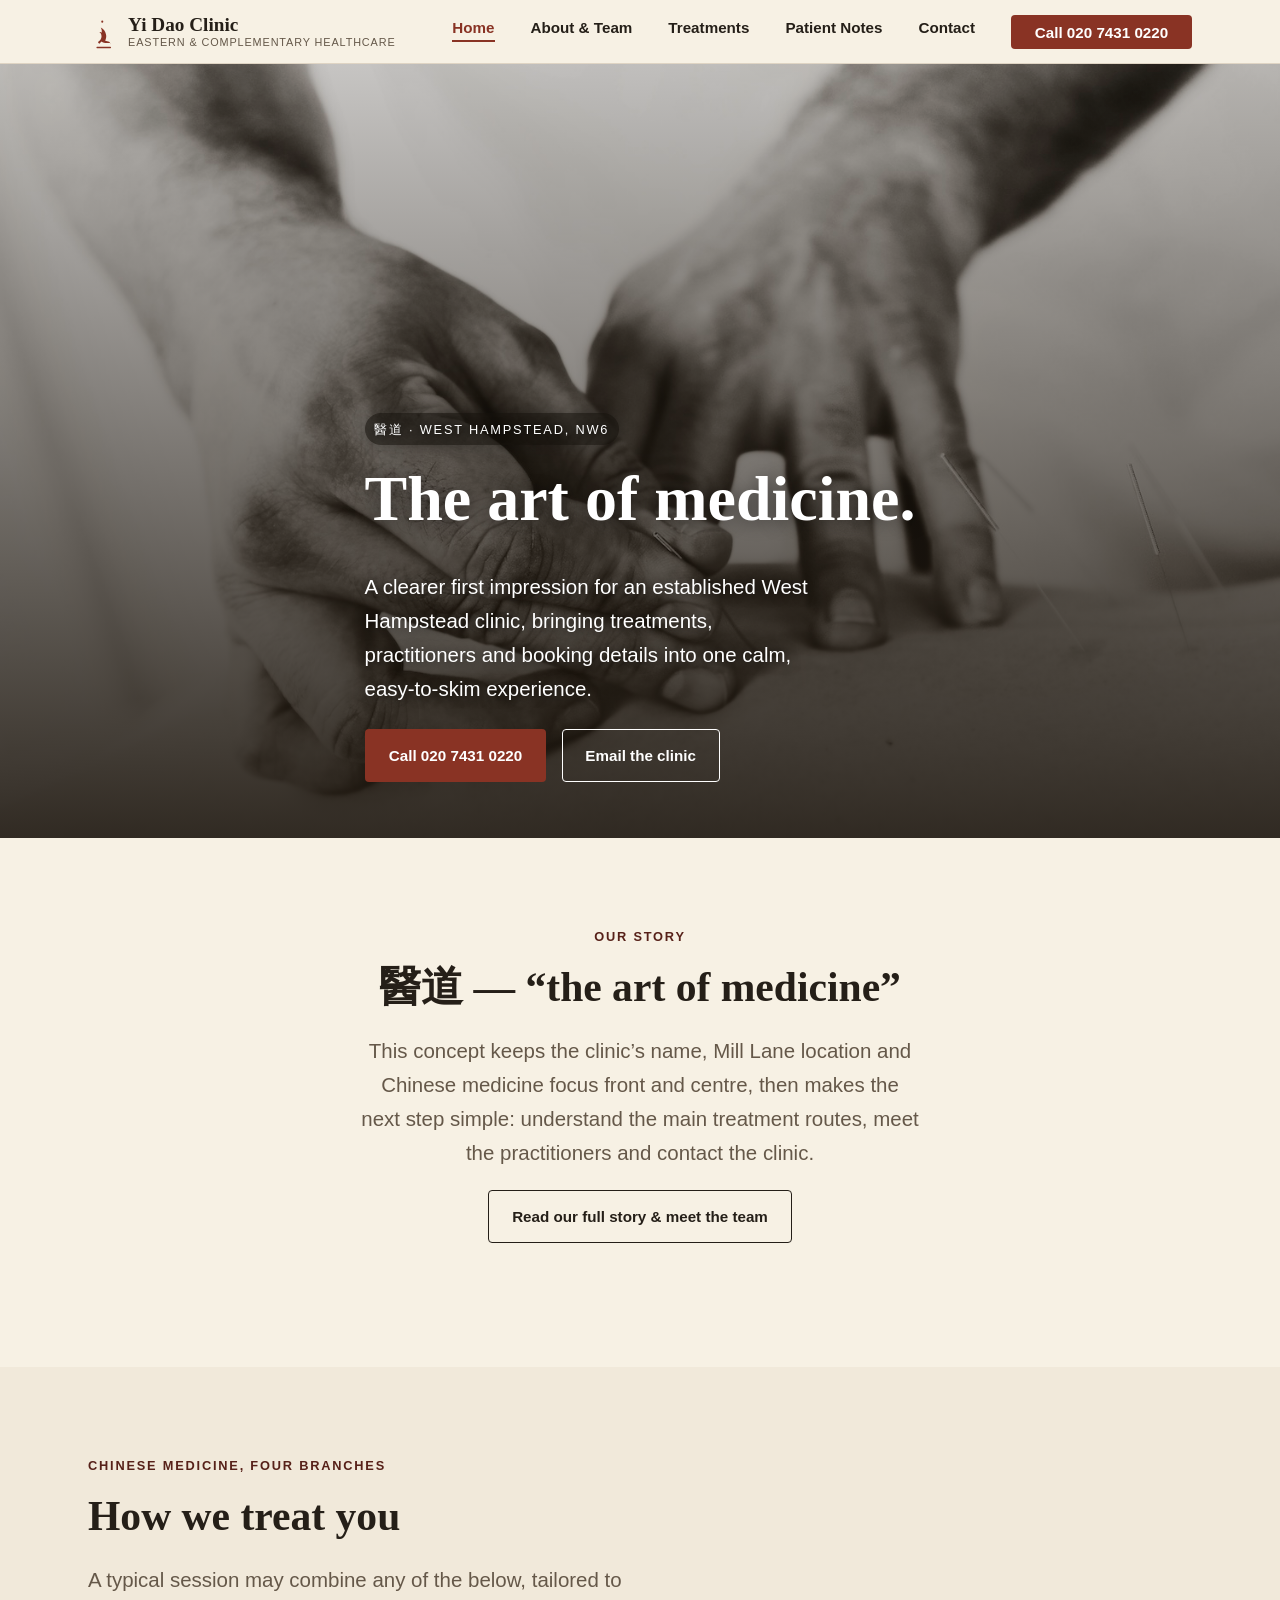
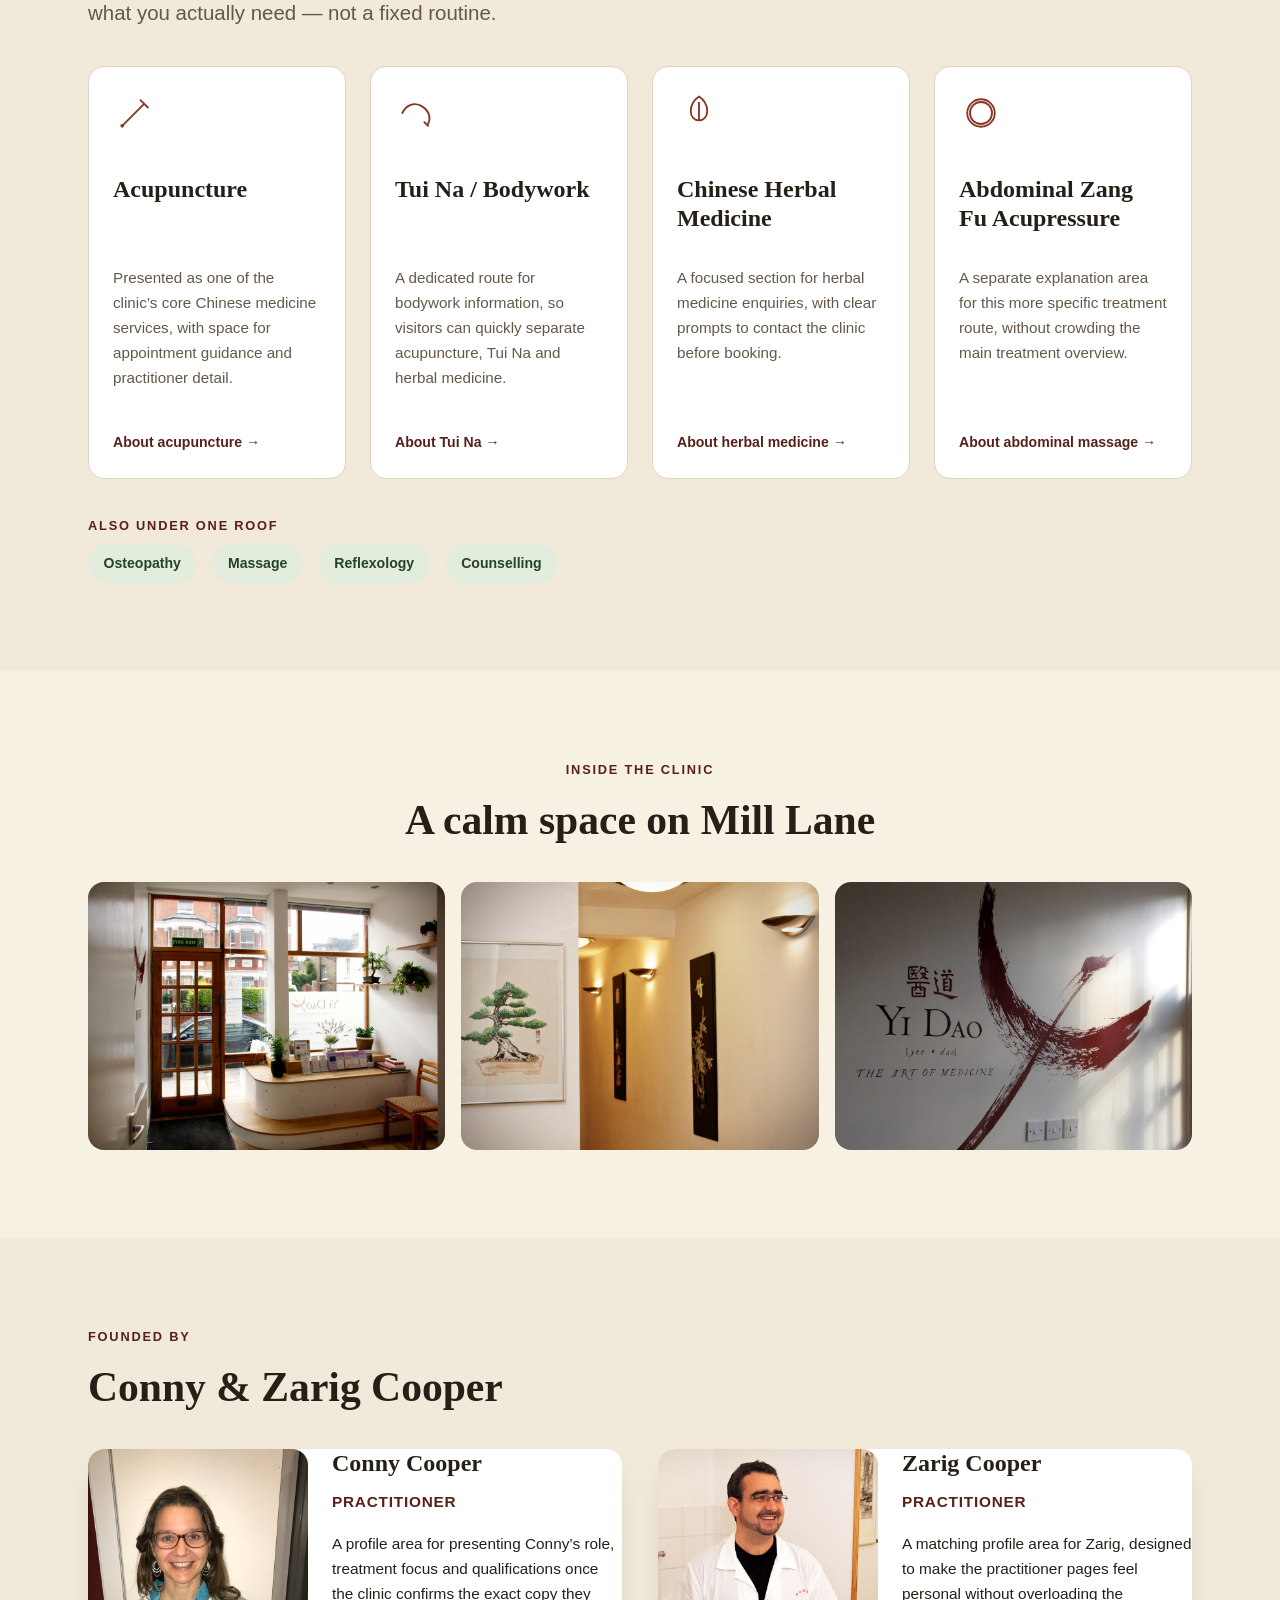
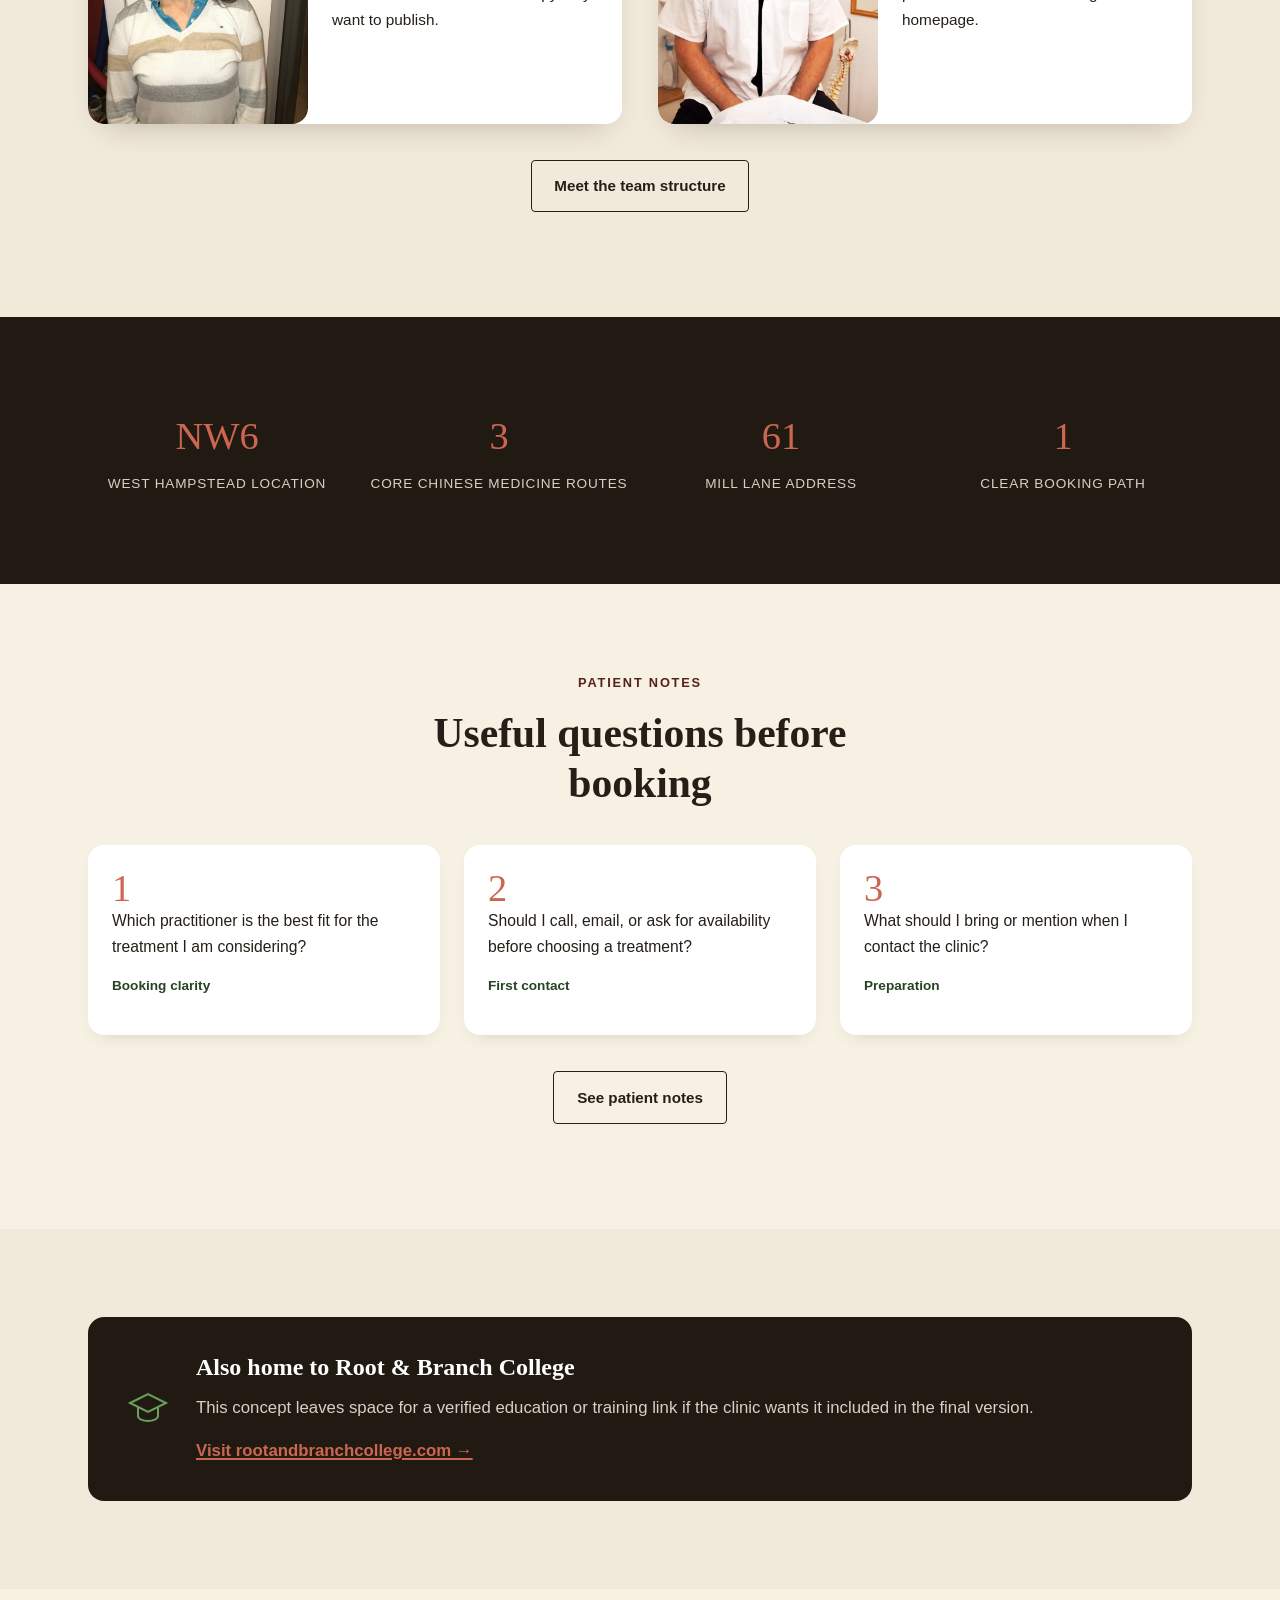
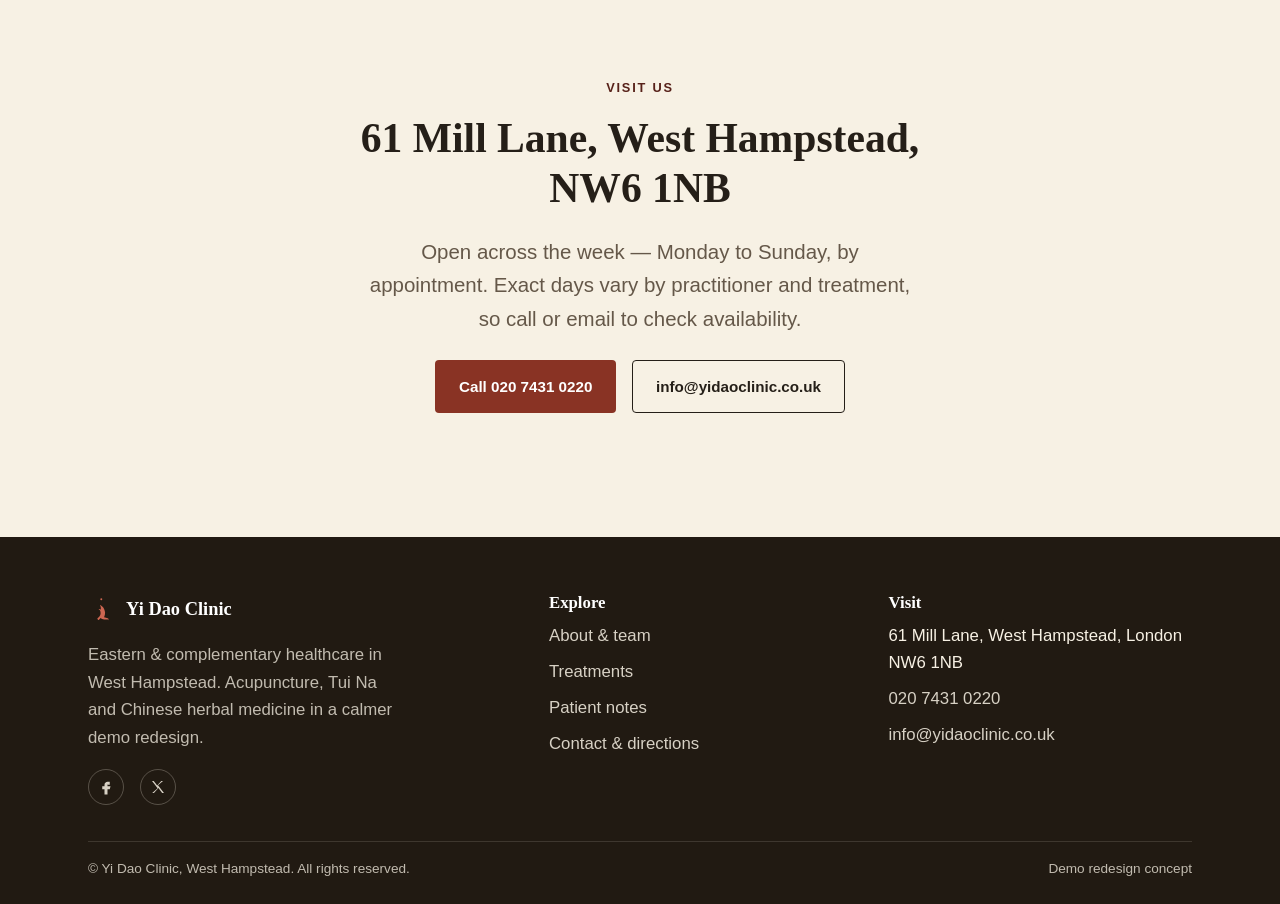
<file: index.html>
<!DOCTYPE html>
<html lang="en" class="no-js">
<head>
<meta charset="UTF-8">
<meta name="viewport" content="width=device-width, initial-scale=1">
<title>Yi Dao Clinic | Acupuncture &amp; Chinese Medicine, West Hampstead NW6</title>
<meta name="description" content="Demo redesign concept for Yi Dao Clinic, an eastern and complementary healthcare clinic at 61 Mill Lane, West Hampstead NW6.">
<meta property="og:title" content="Yi Dao Clinic | West Hampstead NW6">
<meta property="og:description" content="Yi Dao Clinic demo redesign concept for acupuncture, Tui Na and Chinese herbal medicine in West Hampstead.">
<meta property="og:type" content="website">
<meta name="theme-color" content="#211A12">
<link rel="icon" type="image/svg+xml" href="assets/img/favicon.svg">
<link rel="canonical" href="index.html">
<link rel="stylesheet" href="assets/css/tokens.css">
<link rel="stylesheet" href="assets/css/main.css">
</head>
<body>
<a class="skip-link" href="#main">Skip to content</a>
<div class="scroll-progress" aria-hidden="true"><div class="scroll-progress__fill"></div></div>

<header class="site-header">
  <div class="container nav">
    <a class="nav__brand" href="index.html">
      <svg class="nav__brand-mark-svg" viewBox="0 0 40 46" fill="currentColor" aria-hidden="true">
        <path d="M30 40c0-2 -1-4 -3-4l-4-1c1-3 2-6 1-9 -1-4 -3-7 -7-9 1 2 2 5 1 7 -1-1 -2-1 -3-1 2 1 3 3 3 6 0 2 -1 4 -2 5l-2 2c-1 1 -1 1 0 2 1 1 1 1 2 0l2-2c1 1 3 2 5 2h7z"/>
        <circle cx="19" cy="9" r="1.4"/>
        <path d="M12 44h18" stroke="currentColor" stroke-width="1.8" stroke-linecap="round" fill="none"/>
      </svg>
      <span class="nav__brand-text">
        <span class="nav__brand-name">Yi Dao Clinic</span>
        <span class="nav__brand-sub">Eastern &amp; Complementary Healthcare</span>
      </span>
    </a>
    <button class="nav__toggle" aria-expanded="false" aria-controls="primary-nav" aria-label="Toggle menu">
      <span class="nav__toggle-icon"></span>
    </button>
    <ul class="nav__menu" id="primary-nav">
      <li><a href="index.html" aria-current="page">Home</a></li>
      <li><a href="about.html">About &amp; Team</a></li>
      <li><a href="treatments.html">Treatments</a></li>
      <li><a href="testimonials.html">Patient Notes</a></li>
      <li><a href="contact.html">Contact</a></li>
      <li class="nav__cta"><a class="btn btn--primary" href="tel:+442074310220">Call 020 7431 0220</a></li>
    </ul>
  </div>
</header>

<main id="main">

  <section class="hero">
    <div class="hero__media"><img src="assets/img/Zacu.jpg" width="1500" height="1038" alt="Close-up of an acupuncturist inserting fine needles into a patient's back at Yi Dao Clinic"></div>
    <div class="hero__scrim"></div>
    <div class="container hero__content">
      <span class="hero__eyebrow">醫道 &middot; West Hampstead, NW6</span>
      <h1>The art of medicine.</h1>
      <p class="hero__lead">A clearer first impression for an established West Hampstead clinic, bringing treatments, practitioners and booking details into one calm, easy-to-skim experience.</p>
      <div class="hero__actions">
        <a class="btn btn--primary btn--magnetic" href="tel:+442074310220">Call 020 7431 0220</a>
        <a class="btn btn--outline btn--on-dark" href="mailto:info@yidaoclinic.co.uk">Email the clinic</a>
      </div>
    </div>
  </section>

  <section class="section">
    <div class="container">
      <div class="section-head section-head--center" data-reveal>
        <span class="eyebrow">Our story</span>
        <h2>醫道 &mdash; &ldquo;the art of medicine&rdquo;</h2>
        <p class="lead">This concept keeps the clinic&rsquo;s name, Mill Lane location and Chinese medicine focus front and centre, then makes the next step simple: understand the main treatment routes, meet the practitioners and contact the clinic.</p>
        <a class="btn btn--outline" href="about.html">Read our full story &amp; meet the team</a>
      </div>
    </div>
  </section>

  <section class="section section--alt">
    <div class="container">
      <div class="section-head" data-reveal>
        <span class="eyebrow">Chinese medicine, four branches</span>
        <h2>How we treat you</h2>
        <p class="lead">A typical session may combine any of the below, tailored to what you actually need &mdash; not a fixed routine.</p>
      </div>
      <div class="pillar-grid" data-reveal>
        <a class="pillar-card" href="treatments.html#acupuncture">
          <svg class="pillar-card__icon" viewBox="0 0 48 48" fill="none" stroke="currentColor" stroke-width="2" aria-hidden="true"><path d="M10 38 L34 14" stroke-linecap="round"/><path d="M30 10 L38 18" stroke-linecap="round"/><circle cx="10" cy="38" r="2" fill="currentColor" stroke="none"/></svg>
          <h3>Acupuncture</h3>
          <p>Presented as one of the clinic&rsquo;s core Chinese medicine services, with space for appointment guidance and practitioner detail.</p>
          <span class="pillar-card__link">About acupuncture &rarr;</span>
        </a>
        <a class="pillar-card" href="treatments.html#tuina">
          <svg class="pillar-card__icon" viewBox="0 0 48 48" fill="none" stroke="currentColor" stroke-width="2" aria-hidden="true"><path d="M8 24c4-8 12-12 20-8s12 12 8 20" stroke-linecap="round"/><path d="M32 34l4 4" stroke-linecap="round"/></svg>
          <h3>Tui Na / Bodywork</h3>
          <p>A dedicated route for bodywork information, so visitors can quickly separate acupuncture, Tui Na and herbal medicine.</p>
          <span class="pillar-card__link">About Tui Na &rarr;</span>
        </a>
        <a class="pillar-card" href="treatments.html#herbal-medicine">
          <svg class="pillar-card__icon" viewBox="0 0 48 48" fill="none" stroke="currentColor" stroke-width="2" aria-hidden="true"><path d="M24 6c-6 4-9 10-9 16 0 6 4 10 9 10s9-4 9-10c0-6-3-12-9-16Z"/><path d="M24 12v20"/></svg>
          <h3>Chinese Herbal Medicine</h3>
          <p>A focused section for herbal medicine enquiries, with clear prompts to contact the clinic before booking.</p>
          <span class="pillar-card__link">About herbal medicine &rarr;</span>
        </a>
        <a class="pillar-card" href="treatments.html#abdominal-massage">
          <svg class="pillar-card__icon" viewBox="0 0 48 48" fill="none" stroke="currentColor" stroke-width="2" aria-hidden="true"><circle cx="24" cy="24" r="15"/><path d="M24 12a12 12 0 0 1 0 24 12 12 0 0 1 0-24Z"/></svg>
          <h3>Abdominal Zang Fu Acupressure</h3>
          <p>A separate explanation area for this more specific treatment route, without crowding the main treatment overview.</p>
          <span class="pillar-card__link">About abdominal massage &rarr;</span>
        </a>
      </div>
      <div style="margin-top: var(--space-4);" data-reveal>
        <p class="eyebrow" style="margin-bottom: var(--space-1);">Also under one roof</p>
        <ul class="chip-list">
          <li><a href="treatments.html#complementary">Osteopathy</a></li>
          <li><a href="treatments.html#complementary">Massage</a></li>
          <li><a href="treatments.html#complementary">Reflexology</a></li>
          <li><a href="treatments.html#complementary">Counselling</a></li>
        </ul>
      </div>
    </div>
  </section>

  <section class="section">
    <div class="container">
      <div class="section-head section-head--center" data-reveal>
        <span class="eyebrow">Inside the clinic</span>
        <h2>A calm space on Mill Lane</h2>
      </div>
      <div class="photo-strip" data-reveal>
        <div class="photo-frame"><img src="assets/img/reception.jpeg" width="1280" height="854" alt="Yi Dao Clinic's ground-floor reception area with bonsai plants and dried lavender" loading="lazy"></div>
        <div class="photo-frame"><img src="assets/img/corridor.jpeg" width="1280" height="854" alt="Corridor inside Yi Dao Clinic hung with Chinese ink paintings of bamboo" loading="lazy"></div>
        <div class="photo-frame"><img src="assets/img/photo-2.jpg" width="1035" height="987" alt="The clinic's hand-painted &ldquo;Yi Dao&rdquo; calligraphy and crane brushstroke on the treatment room wall" loading="lazy"></div>
      </div>
    </div>
  </section>

  <section class="section section--alt">
    <div class="container">
      <div class="section-head" data-reveal>
        <span class="eyebrow">Founded by</span>
        <h2>Conny &amp; Zarig Cooper</h2>
      </div>
      <div class="founder-grid" data-reveal>
        <div class="founder-card card">
          <div class="founder-card__photo card__lift"><img src="assets/img/ConnyPicture.jpg" width="675" height="900" alt="Conny Cooper, chief practitioner and co-founder of Yi Dao Clinic" loading="lazy"></div>
          <div class="founder-card__bio">
            <h3>Conny Cooper</h3>
            <p class="founder-card__role">Practitioner</p>
            <p>A profile area for presenting Conny&rsquo;s role, treatment focus and qualifications once the clinic confirms the exact copy they want to publish.</p>
          </div>
        </div>
        <div class="founder-card card">
          <div class="founder-card__photo card__lift"><img src="assets/img/Z.jpeg" width="1280" height="854" alt="Zarig Cooper, chief practitioner and co-founder of Yi Dao Clinic, in a treatment room" loading="lazy"></div>
          <div class="founder-card__bio">
            <h3>Zarig Cooper</h3>
            <p class="founder-card__role">Practitioner</p>
            <p>A matching profile area for Zarig, designed to make the practitioner pages feel personal without overloading the homepage.</p>
          </div>
        </div>
      </div>
      <p class="text-center" style="margin-top: var(--space-4);" data-reveal><a class="btn btn--outline" href="about.html">Meet the team structure</a></p>
    </div>
  </section>

  <section class="section section--dark">
    <div class="container">
      <div class="stat-strip" data-reveal>
        <div><span class="stat-strip__num">NW6</span><span class="stat-strip__label">West Hampstead location</span></div>
        <div><span class="stat-strip__num">3</span><span class="stat-strip__label">Core Chinese medicine routes</span></div>
        <div><span class="stat-strip__num">61</span><span class="stat-strip__label">Mill Lane address</span></div>
        <div><span class="stat-strip__num">1</span><span class="stat-strip__label">Clear booking path</span></div>
      </div>
    </div>
  </section>

  <section class="section">
    <div class="container">
      <div class="section-head section-head--center" data-reveal>
        <span class="eyebrow">Patient notes</span>
        <h2>Useful questions before booking</h2>
      </div>
      <div class="testimonial-grid" data-reveal>
        <div class="testimonial">
          <span class="testimonial__mark" aria-hidden="true">1</span>
          <p class="testimonial__quote">Which practitioner is the best fit for the treatment I am considering?</p>
          <p class="testimonial__attrib">Booking clarity</p>
        </div>
        <div class="testimonial">
          <span class="testimonial__mark" aria-hidden="true">2</span>
          <p class="testimonial__quote">Should I call, email, or ask for availability before choosing a treatment?</p>
          <p class="testimonial__attrib">First contact</p>
        </div>
        <div class="testimonial">
          <span class="testimonial__mark" aria-hidden="true">3</span>
          <p class="testimonial__quote">What should I bring or mention when I contact the clinic?</p>
          <p class="testimonial__attrib">Preparation</p>
        </div>
      </div>
      <p class="text-center" style="margin-top: var(--space-4);" data-reveal><a class="btn btn--outline" href="testimonials.html">See patient notes</a></p>
    </div>
  </section>

  <section class="section section--alt">
    <div class="container">
      <div class="callout" data-reveal>
        <svg class="callout__icon" viewBox="0 0 48 48" fill="none" stroke="currentColor" stroke-width="2" aria-hidden="true"><path d="M6 18l18-9 18 9-18 9-18-9Z"/><path d="M14 22v9c0 3 5 5 10 5s10-2 10-5v-9"/></svg>
        <div>
          <h3>Also home to Root &amp; Branch College</h3>
          <p>This concept leaves space for a verified education or training link if the clinic wants it included in the final version.</p>
          <a href="https://rootandbranchcollege.com" target="_blank" rel="noopener">Visit rootandbranchcollege.com &rarr;</a>
        </div>
      </div>
    </div>
  </section>

  <section class="section">
    <div class="container">
      <div class="section-head section-head--center" data-reveal>
        <span class="eyebrow">Visit us</span>
        <h2>61 Mill Lane, West Hampstead, NW6 1NB</h2>
        <p class="lead">Open across the week &mdash; Monday to Sunday, by appointment. Exact days vary by practitioner and treatment, so call or email to check availability.</p>
        <div class="hero__actions" style="justify-content: center;">
          <a class="btn btn--primary" href="tel:+442074310220">Call 020 7431 0220</a>
          <a class="btn btn--outline" href="mailto:info@yidaoclinic.co.uk">info@yidaoclinic.co.uk</a>
        </div>
      </div>
    </div>
  </section>

</main>

<footer class="site-footer">
  <div class="container">
    <div class="footer-grid">
      <div>
        <div class="footer-brand">
          <svg viewBox="0 0 40 46" fill="currentColor" aria-hidden="true"><path d="M30 40c0-2 -1-4 -3-4l-4-1c1-3 2-6 1-9 -1-4 -3-7 -7-9 1 2 2 5 1 7 -1-1 -2-1 -3-1 2 1 3 3 3 6 0 2 -1 4 -2 5l-2 2c-1 1 -1 1 0 2 1 1 1 1 2 0l2-2c1 1 3 2 5 2h7z"/><circle cx="19" cy="9" r="1.4"/></svg>
          <span>Yi Dao Clinic</span>
        </div>
        <p class="footer-tagline">Eastern &amp; complementary healthcare in West Hampstead. Acupuncture, Tui Na and Chinese herbal medicine in a calmer demo redesign.</p>
        <div class="footer-social">
          <a href="https://www.facebook.com/YiDaoClinic" target="_blank" rel="noopener" aria-label="Yi Dao Clinic on Facebook"><svg viewBox="0 0 24 24" fill="currentColor" aria-hidden="true"><path d="M14 9h3V5h-3c-2.2 0-4 1.8-4 4v2H7v4h3v7h4v-7h3l1-4h-4V9c0-.6.4-1 1-1Z"/></svg></a>
          <a href="https://twitter.com/YiDaoClinic" target="_blank" rel="noopener" aria-label="Yi Dao Clinic on Twitter/X"><svg viewBox="0 0 24 24" fill="currentColor" aria-hidden="true"><path d="M4 4l7.5 9.7L4.3 20H6.6l6-6.6 4.9 6.6H20l-8-10.3L18.7 4h-2.3l-5.5 6-4.6-6H4Z"/></svg></a>
        </div>
      </div>
      <div>
        <h3>Explore</h3>
        <ul>
          <li><a href="about.html">About &amp; team</a></li>
          <li><a href="treatments.html">Treatments</a></li>
          <li><a href="testimonials.html">Patient notes</a></li>
          <li><a href="contact.html">Contact &amp; directions</a></li>
        </ul>
      </div>
      <div>
        <h3>Visit</h3>
        <ul>
          <li>61 Mill Lane, West Hampstead, London NW6 1NB</li>
          <li><a href="tel:+442074310220">020 7431 0220</a></li>
          <li><a href="mailto:info@yidaoclinic.co.uk">info@yidaoclinic.co.uk</a></li>
        </ul>
      </div>
    </div>
    <div class="footer-bottom">
      <span>&copy; Yi Dao Clinic, West Hampstead. All rights reserved.</span>
      <span>Demo redesign concept</span>
    </div>
  </div>
</footer>

<script src="assets/js/main.js"></script>
</body>
</html>
</file>
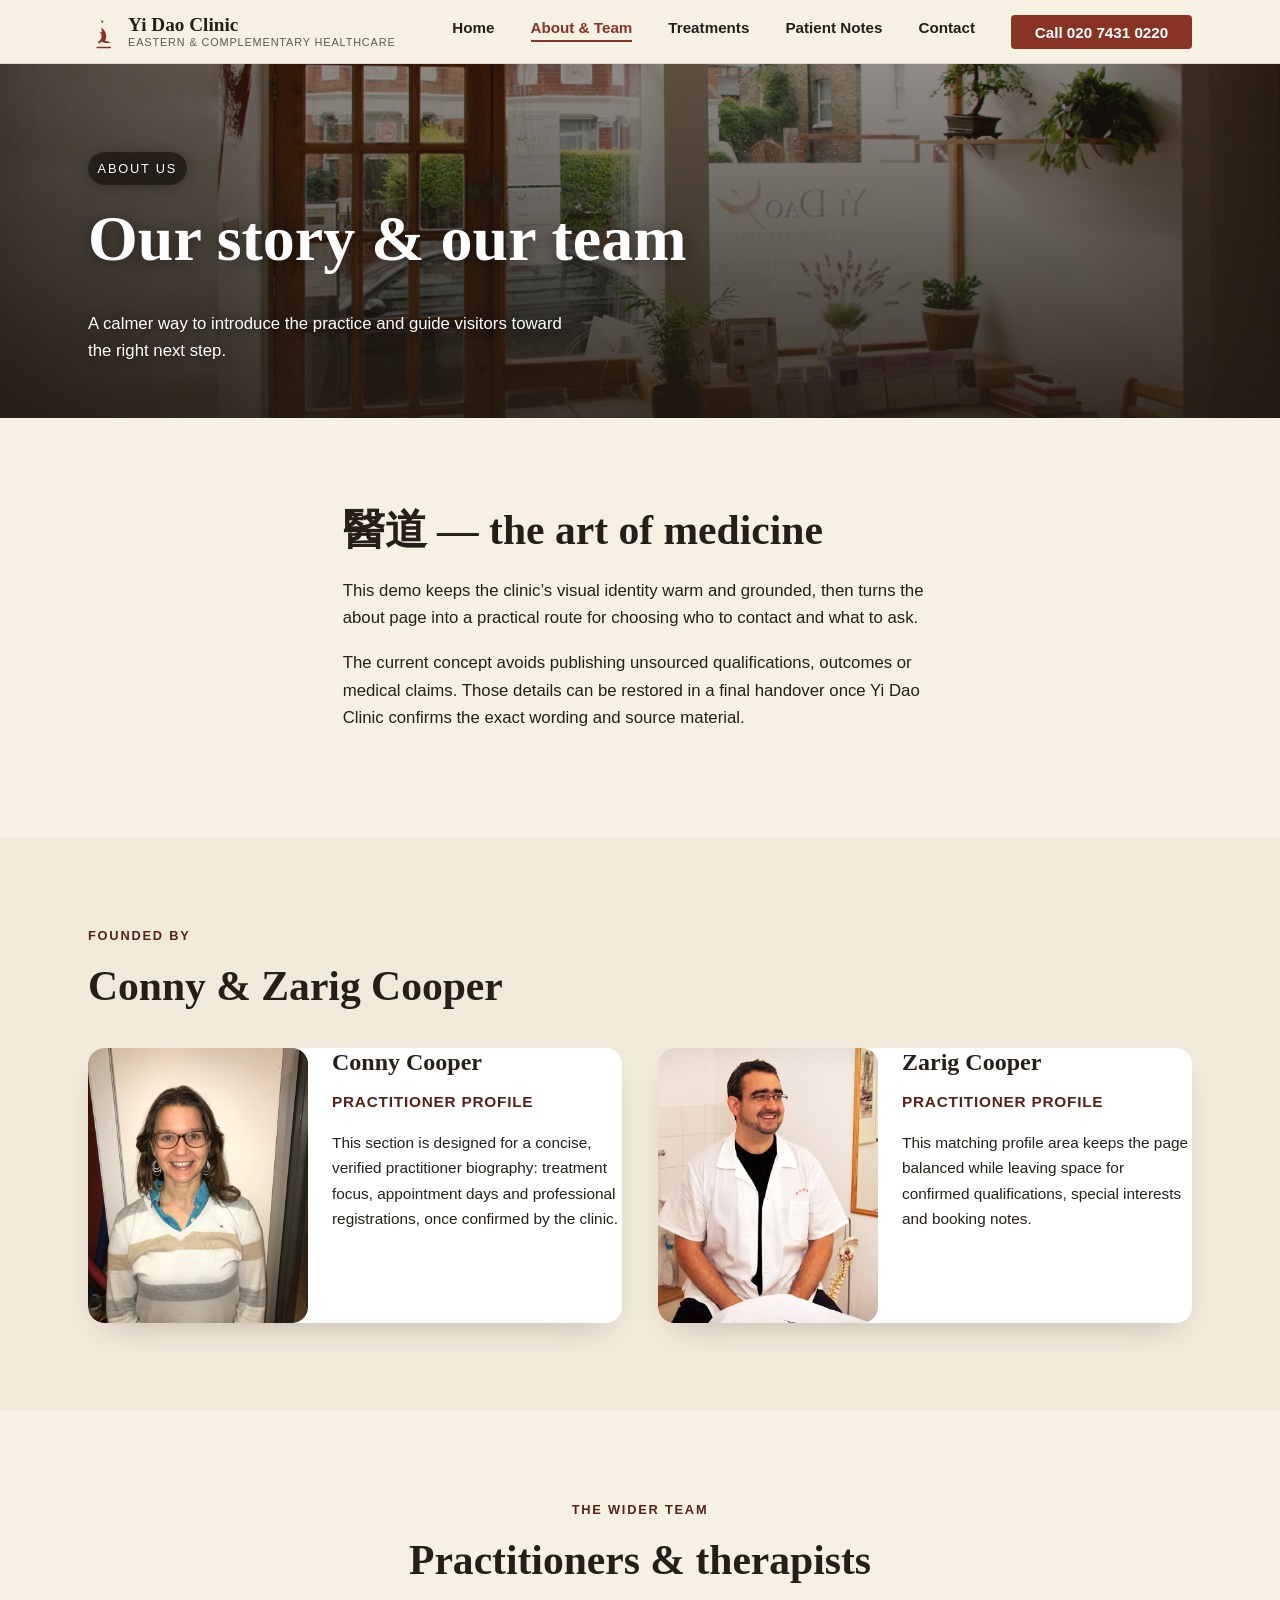
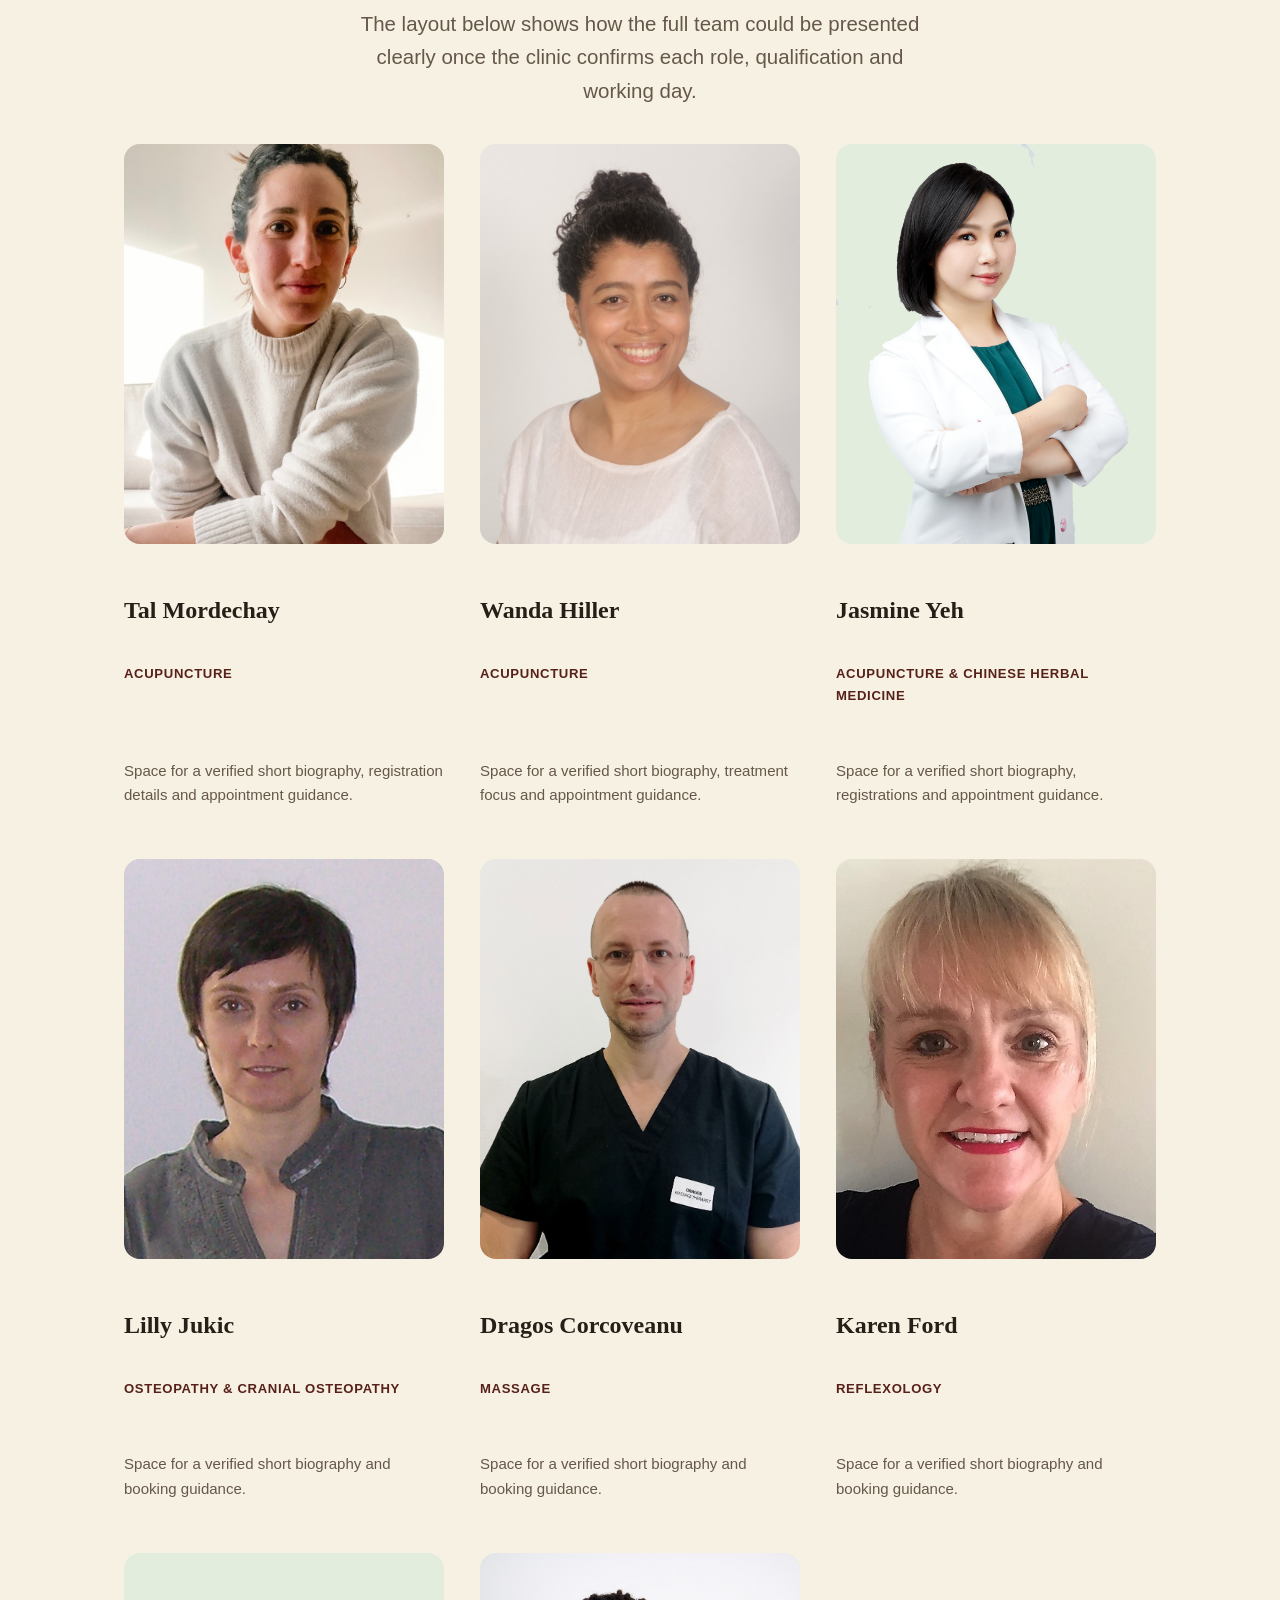
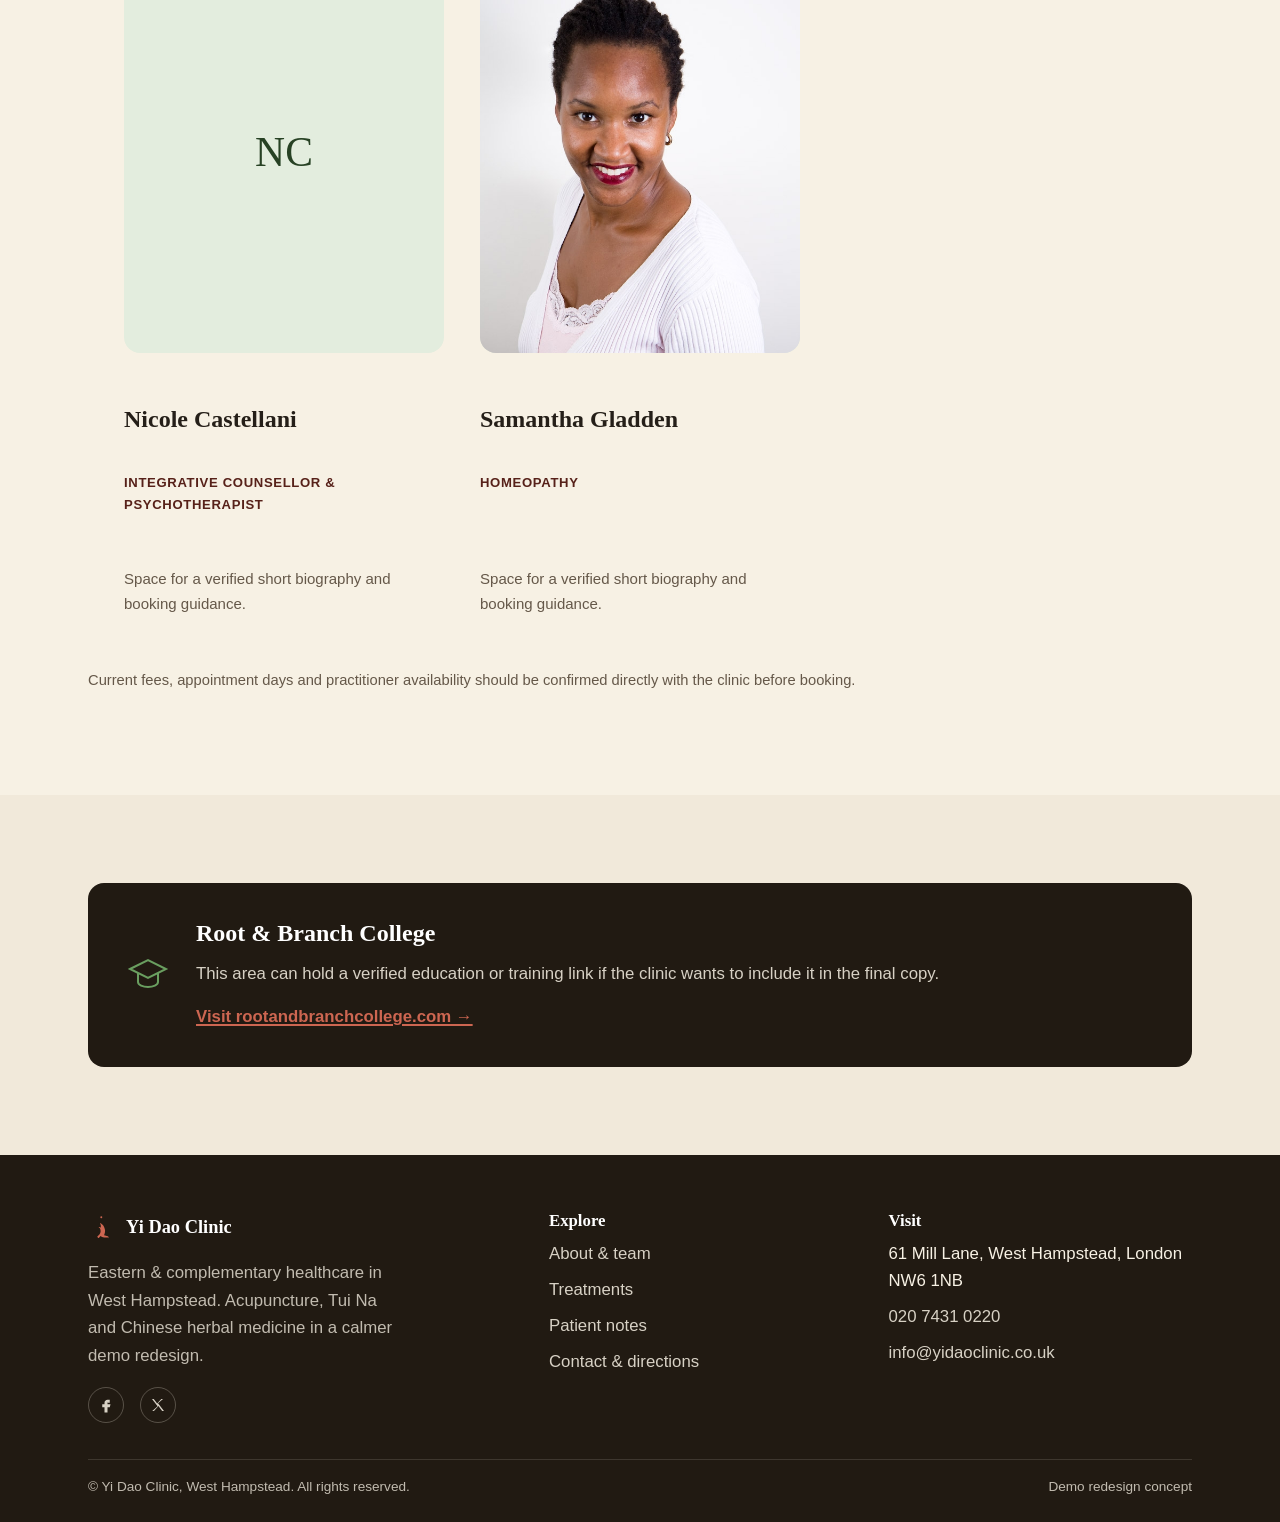
<file: about.html>
<!DOCTYPE html>
<html lang="en" class="no-js">
<head>
<meta charset="UTF-8">
<meta name="viewport" content="width=device-width, initial-scale=1">
<title>About &amp; Team | Yi Dao Clinic, West Hampstead NW6</title>
<meta name="description" content="About and team page concept for Yi Dao Clinic, West Hampstead, focused on clearer practitioner and booking information.">
<meta name="theme-color" content="#211A12">
<link rel="icon" type="image/svg+xml" href="assets/img/favicon.svg">
<link rel="canonical" href="about.html">
<link rel="stylesheet" href="assets/css/tokens.css">
<link rel="stylesheet" href="assets/css/main.css">
</head>
<body>
<a class="skip-link" href="#main">Skip to content</a>
<div class="scroll-progress" aria-hidden="true"><div class="scroll-progress__fill"></div></div>

<header class="site-header">
  <div class="container nav">
    <a class="nav__brand" href="index.html">
      <svg class="nav__brand-mark-svg" viewBox="0 0 40 46" fill="currentColor" aria-hidden="true">
        <path d="M30 40c0-2 -1-4 -3-4l-4-1c1-3 2-6 1-9 -1-4 -3-7 -7-9 1 2 2 5 1 7 -1-1 -2-1 -3-1 2 1 3 3 3 6 0 2 -1 4 -2 5l-2 2c-1 1 -1 1 0 2 1 1 1 1 2 0l2-2c1 1 3 2 5 2h7z"/>
        <circle cx="19" cy="9" r="1.4"/>
        <path d="M12 44h18" stroke="currentColor" stroke-width="1.8" stroke-linecap="round" fill="none"/>
      </svg>
      <span class="nav__brand-text">
        <span class="nav__brand-name">Yi Dao Clinic</span>
        <span class="nav__brand-sub">Eastern &amp; Complementary Healthcare</span>
      </span>
    </a>
    <button class="nav__toggle" aria-expanded="false" aria-controls="primary-nav" aria-label="Toggle menu">
      <span class="nav__toggle-icon"></span>
    </button>
    <ul class="nav__menu" id="primary-nav">
      <li><a href="index.html">Home</a></li>
      <li><a href="about.html" aria-current="page">About &amp; Team</a></li>
      <li><a href="treatments.html">Treatments</a></li>
      <li><a href="testimonials.html">Patient Notes</a></li>
      <li><a href="contact.html">Contact</a></li>
      <li class="nav__cta"><a class="btn btn--primary" href="tel:+442074310220">Call 020 7431 0220</a></li>
    </ul>
  </div>
</header>

<main id="main">

  <section class="page-banner">
    <div class="page-banner__media"><img src="assets/img/reception.jpeg" width="1280" height="854" alt="Yi Dao Clinic's reception area, viewed from the front door"></div>
    <div class="page-banner__scrim"></div>
    <div class="container page-banner__content">
      <span class="hero__eyebrow">About us</span>
      <h1>Our story &amp; our team</h1>
      <p>A calmer way to introduce the practice and guide visitors toward the right next step.</p>
    </div>
  </section>

  <section class="section">
    <div class="container" style="max-width: 74ch;" data-reveal>
      <h2>醫道 &mdash; the art of medicine</h2>
      <p>This demo keeps the clinic&rsquo;s visual identity warm and grounded, then turns the about page into a practical route for choosing who to contact and what to ask.</p>
      <p>The current concept avoids publishing unsourced qualifications, outcomes or medical claims. Those details can be restored in a final handover once Yi Dao Clinic confirms the exact wording and source material.</p>
    </div>
  </section>

  <section class="section section--alt">
    <div class="container">
      <div class="section-head" data-reveal>
        <span class="eyebrow">Founded by</span>
        <h2>Conny &amp; Zarig Cooper</h2>
      </div>
      <div class="founder-grid" data-reveal>
        <div class="founder-card card">
          <div class="founder-card__photo card__lift"><img src="assets/img/ConnyPicture.jpg" width="675" height="900" alt="Conny Cooper, chief practitioner and co-founder of Yi Dao Clinic" loading="lazy"></div>
          <div class="founder-card__bio">
            <h3>Conny Cooper</h3>
            <p class="founder-card__role">Practitioner profile</p>
            <p>This section is designed for a concise, verified practitioner biography: treatment focus, appointment days and professional registrations, once confirmed by the clinic.</p>
          </div>
        </div>
        <div class="founder-card card">
          <div class="founder-card__photo card__lift"><img src="assets/img/Z.jpeg" width="1280" height="854" alt="Zarig Cooper, chief practitioner and co-founder of Yi Dao Clinic, in a treatment room" loading="lazy"></div>
          <div class="founder-card__bio">
            <h3>Zarig Cooper</h3>
            <p class="founder-card__role">Practitioner profile</p>
            <p>This matching profile area keeps the page balanced while leaving space for confirmed qualifications, special interests and booking notes.</p>
          </div>
        </div>
      </div>
    </div>
  </section>

  <section class="section">
    <div class="container">
      <div class="section-head section-head--center" data-reveal>
        <span class="eyebrow">The wider team</span>
        <h2>Practitioners &amp; therapists</h2>
        <p class="lead">The layout below shows how the full team could be presented clearly once the clinic confirms each role, qualification and working day.</p>
      </div>

      <div class="team-grid" data-reveal>
        <div class="team-card">
          <div class="team-card__photo"><img src="assets/img/TalPic.jpg" width="939" height="944" alt="Tal Mordechay, acupuncturist at Yi Dao Clinic" loading="lazy"></div>
          <h3 class="team-card__name">Tal Mordechay</h3>
          <p class="team-card__role">Acupuncture</p>
          <p class="team-card__bio">Space for a verified short biography, registration details and appointment guidance.</p>
        </div>
        <div class="team-card">
          <div class="team-card__photo"><img src="assets/img/Wanda.jpg" width="720" height="900" alt="Wanda Hiller, acupuncturist at Yi Dao Clinic" loading="lazy"></div>
          <h3 class="team-card__name">Wanda Hiller</h3>
          <p class="team-card__role">Acupuncture</p>
          <p class="team-card__bio">Space for a verified short biography, treatment focus and appointment guidance.</p>
        </div>
        <div class="team-card">
          <div class="team-card__photo"><img src="assets/img/JasmineYeh.png" width="600" height="900" alt="Jasmine Yeh, acupuncturist and Chinese herbal medicine practitioner at Yi Dao Clinic" loading="lazy"></div>
          <h3 class="team-card__name">Jasmine Yeh</h3>
          <p class="team-card__role">Acupuncture &amp; Chinese Herbal Medicine</p>
          <p class="team-card__bio">Space for a verified short biography, registrations and appointment guidance.</p>
        </div>
        <div class="team-card">
          <div class="team-card__photo"><img src="assets/img/Lilly-jukic.jpg" width="443" height="574" alt="Lilly Jukic, osteopath at Yi Dao Clinic" loading="lazy"></div>
          <h3 class="team-card__name">Lilly Jukic</h3>
          <p class="team-card__role">Osteopathy &amp; Cranial Osteopathy</p>
          <p class="team-card__bio">Space for a verified short biography and booking guidance.</p>
        </div>
        <div class="team-card">
          <div class="team-card__photo"><img src="assets/img/DragosPic2.jpg" width="1021" height="1111" alt="Dragos Corcoveanu, massage therapist at Yi Dao Clinic" loading="lazy"></div>
          <h3 class="team-card__name">Dragos Corcoveanu</h3>
          <p class="team-card__role">Massage</p>
          <p class="team-card__bio">Space for a verified short biography and booking guidance.</p>
        </div>
        <div class="team-card">
          <div class="team-card__photo"><img src="assets/img/KarenFord.jpg" width="568" height="884" alt="Karen Ford, reflexologist at Yi Dao Clinic" loading="lazy"></div>
          <h3 class="team-card__name">Karen Ford</h3>
          <p class="team-card__role">Reflexology</p>
          <p class="team-card__bio">Space for a verified short biography and booking guidance.</p>
        </div>
        <div class="team-card">
          <div class="team-card__photo team-card__photo--initials" aria-hidden="true">NC</div>
          <h3 class="team-card__name">Nicole Castellani</h3>
          <p class="team-card__role">Integrative Counsellor &amp; Psychotherapist</p>
          <p class="team-card__bio">Space for a verified short biography and booking guidance.</p>
        </div>
        <div class="team-card">
          <div class="team-card__photo"><img src="assets/img/Sam-Gladden.jpg" width="600" height="900" alt="Samantha Gladden, homeopath at Yi Dao Clinic" loading="lazy"></div>
          <h3 class="team-card__name">Samantha Gladden</h3>
          <p class="team-card__role">Homeopathy</p>
          <p class="team-card__bio">Space for a verified short biography and booking guidance.</p>
        </div>
      </div>
      <p style="margin-top: var(--space-4); color: var(--color-ink-soft); font-size: 0.92rem;" data-reveal>Current fees, appointment days and practitioner availability should be confirmed directly with the clinic before booking.</p>
    </div>
  </section>

  <section class="section section--alt">
    <div class="container">
      <div class="callout" data-reveal>
        <svg class="callout__icon" viewBox="0 0 48 48" fill="none" stroke="currentColor" stroke-width="2" aria-hidden="true"><path d="M6 18l18-9 18 9-18 9-18-9Z"/><path d="M14 22v9c0 3 5 5 10 5s10-2 10-5v-9"/></svg>
        <div>
          <h3>Root &amp; Branch College</h3>
          <p>This area can hold a verified education or training link if the clinic wants to include it in the final copy.</p>
          <a href="https://rootandbranchcollege.com" target="_blank" rel="noopener">Visit rootandbranchcollege.com &rarr;</a>
        </div>
      </div>
    </div>
  </section>

</main>

<footer class="site-footer">
  <div class="container">
    <div class="footer-grid">
      <div>
        <div class="footer-brand">
          <svg viewBox="0 0 40 46" fill="currentColor" aria-hidden="true"><path d="M30 40c0-2 -1-4 -3-4l-4-1c1-3 2-6 1-9 -1-4 -3-7 -7-9 1 2 2 5 1 7 -1-1 -2-1 -3-1 2 1 3 3 3 6 0 2 -1 4 -2 5l-2 2c-1 1 -1 1 0 2 1 1 1 1 2 0l2-2c1 1 3 2 5 2h7z"/><circle cx="19" cy="9" r="1.4"/></svg>
          <span>Yi Dao Clinic</span>
        </div>
        <p class="footer-tagline">Eastern &amp; complementary healthcare in West Hampstead. Acupuncture, Tui Na and Chinese herbal medicine in a calmer demo redesign.</p>
        <div class="footer-social">
          <a href="https://www.facebook.com/YiDaoClinic" target="_blank" rel="noopener" aria-label="Yi Dao Clinic on Facebook"><svg viewBox="0 0 24 24" fill="currentColor" aria-hidden="true"><path d="M14 9h3V5h-3c-2.2 0-4 1.8-4 4v2H7v4h3v7h4v-7h3l1-4h-4V9c0-.6.4-1 1-1Z"/></svg></a>
          <a href="https://twitter.com/YiDaoClinic" target="_blank" rel="noopener" aria-label="Yi Dao Clinic on Twitter/X"><svg viewBox="0 0 24 24" fill="currentColor" aria-hidden="true"><path d="M4 4l7.5 9.7L4.3 20H6.6l6-6.6 4.9 6.6H20l-8-10.3L18.7 4h-2.3l-5.5 6-4.6-6H4Z"/></svg></a>
        </div>
      </div>
      <div>
        <h3>Explore</h3>
        <ul>
          <li><a href="about.html">About &amp; team</a></li>
          <li><a href="treatments.html">Treatments</a></li>
          <li><a href="testimonials.html">Patient notes</a></li>
          <li><a href="contact.html">Contact &amp; directions</a></li>
        </ul>
      </div>
      <div>
        <h3>Visit</h3>
        <ul>
          <li>61 Mill Lane, West Hampstead, London NW6 1NB</li>
          <li><a href="tel:+442074310220">020 7431 0220</a></li>
          <li><a href="mailto:info@yidaoclinic.co.uk">info@yidaoclinic.co.uk</a></li>
        </ul>
      </div>
    </div>
    <div class="footer-bottom">
      <span>&copy; Yi Dao Clinic, West Hampstead. All rights reserved.</span>
      <span>Demo redesign concept</span>
    </div>
  </div>
</footer>

<script src="assets/js/main.js"></script>
</body>
</html>
</file>
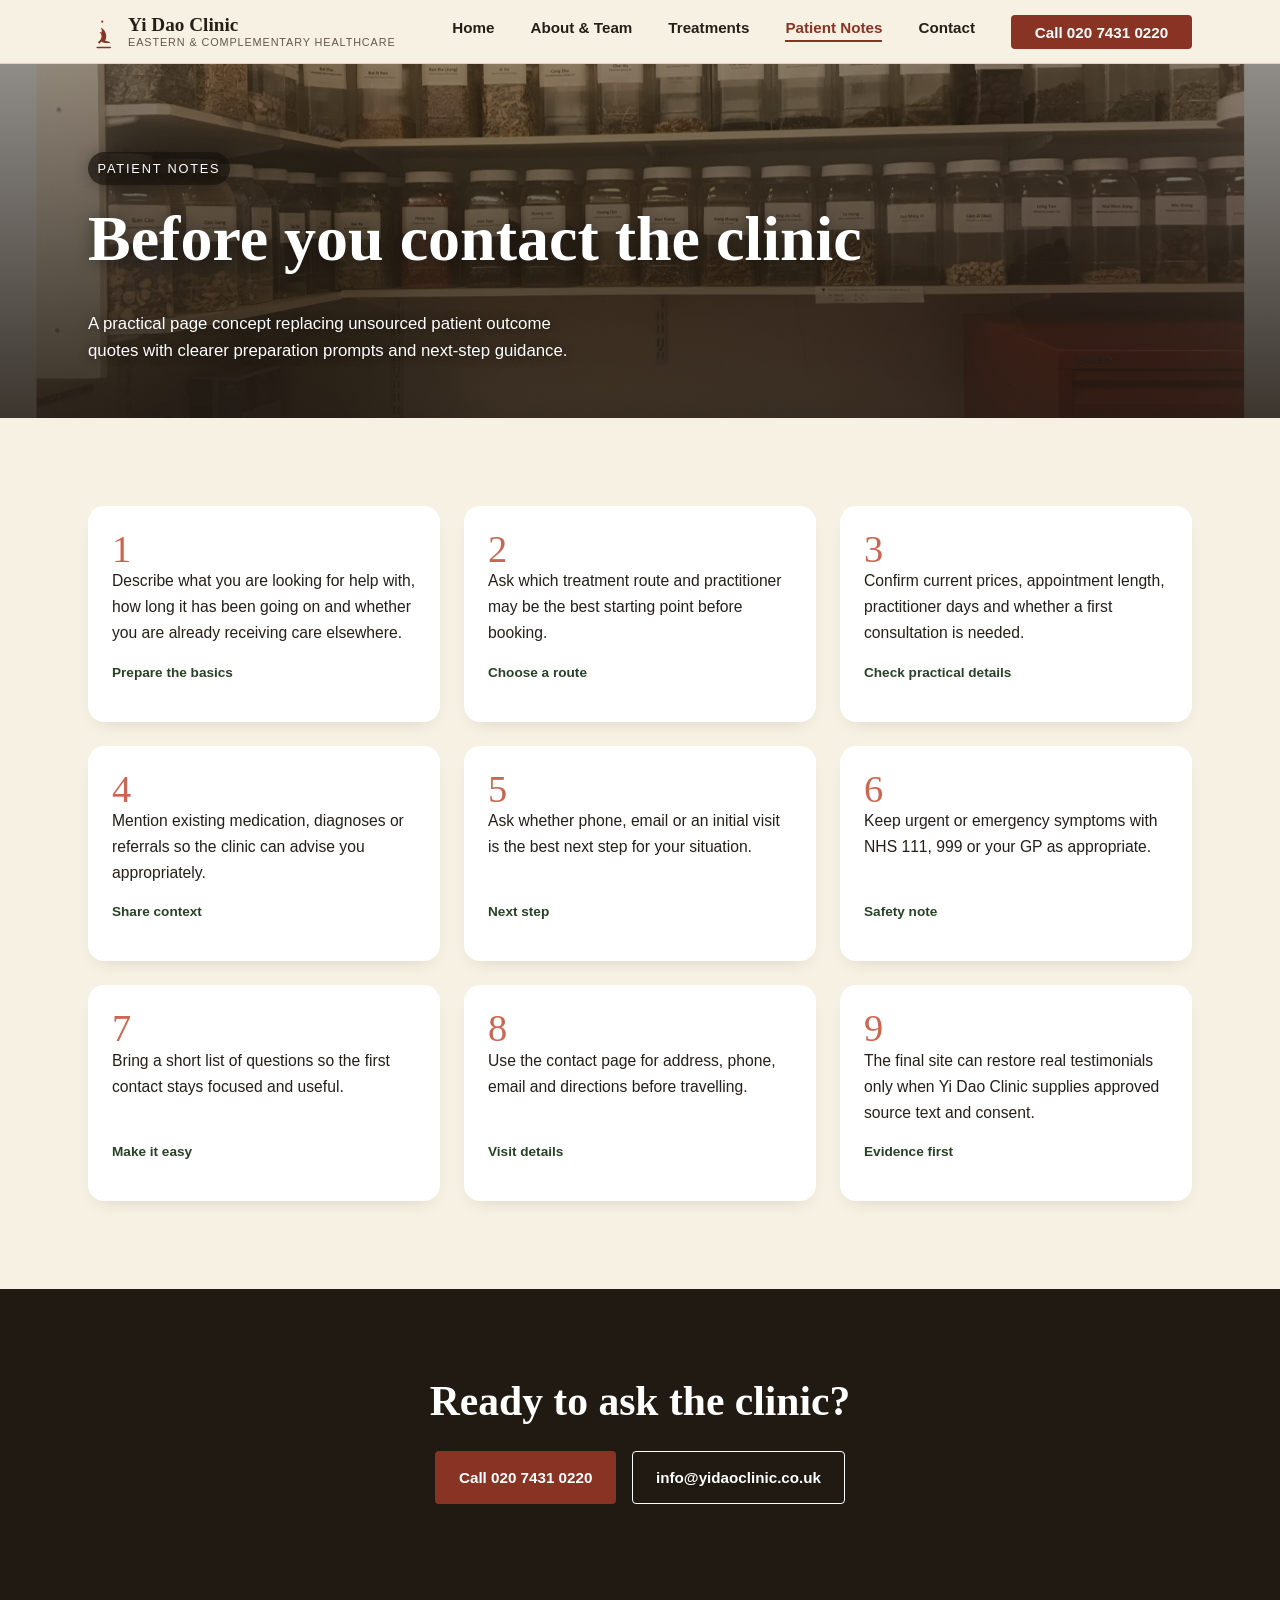
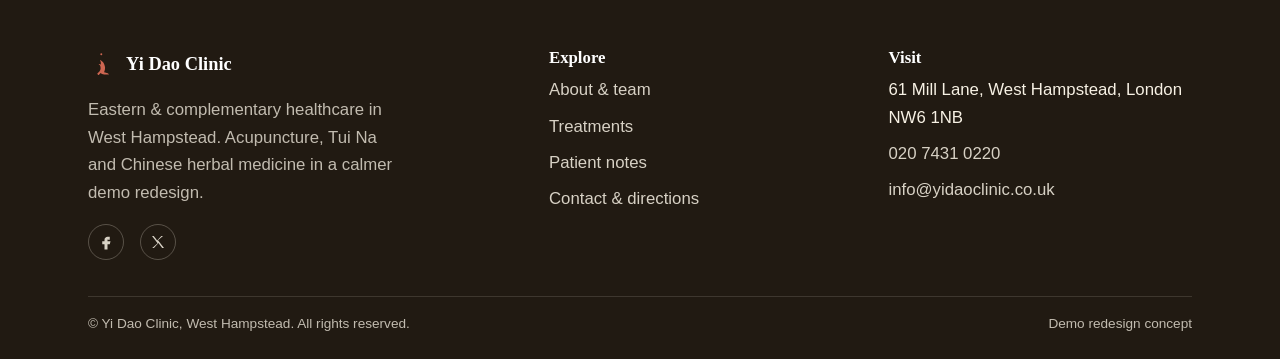
<file: testimonials.html>
<!DOCTYPE html>
<html lang="en" class="no-js">
<head>
<meta charset="UTF-8">
<meta name="viewport" content="width=device-width, initial-scale=1">
<title>Patient Notes | Yi Dao Clinic, West Hampstead NW6</title>
<meta name="description" content="Patient notes concept for Yi Dao Clinic, helping visitors prepare questions before contacting the West Hampstead clinic.">
<meta name="theme-color" content="#211A12">
<link rel="icon" type="image/svg+xml" href="assets/img/favicon.svg">
<link rel="canonical" href="testimonials.html">
<link rel="stylesheet" href="assets/css/tokens.css">
<link rel="stylesheet" href="assets/css/main.css">
</head>
<body>
<a class="skip-link" href="#main">Skip to content</a>
<div class="scroll-progress" aria-hidden="true"><div class="scroll-progress__fill"></div></div>

<header class="site-header">
  <div class="container nav">
    <a class="nav__brand" href="index.html">
      <svg class="nav__brand-mark-svg" viewBox="0 0 40 46" fill="currentColor" aria-hidden="true">
        <path d="M30 40c0-2 -1-4 -3-4l-4-1c1-3 2-6 1-9 -1-4 -3-7 -7-9 1 2 2 5 1 7 -1-1 -2-1 -3-1 2 1 3 3 3 6 0 2 -1 4 -2 5l-2 2c-1 1 -1 1 0 2 1 1 1 1 2 0l2-2c1 1 3 2 5 2h7z"/>
        <circle cx="19" cy="9" r="1.4"/>
        <path d="M12 44h18" stroke="currentColor" stroke-width="1.8" stroke-linecap="round" fill="none"/>
      </svg>
      <span class="nav__brand-text">
        <span class="nav__brand-name">Yi Dao Clinic</span>
        <span class="nav__brand-sub">Eastern &amp; Complementary Healthcare</span>
      </span>
    </a>
    <button class="nav__toggle" aria-expanded="false" aria-controls="primary-nav" aria-label="Toggle menu">
      <span class="nav__toggle-icon"></span>
    </button>
    <ul class="nav__menu" id="primary-nav">
      <li><a href="index.html">Home</a></li>
      <li><a href="about.html">About &amp; Team</a></li>
      <li><a href="treatments.html">Treatments</a></li>
      <li><a href="testimonials.html" aria-current="page">Patient Notes</a></li>
      <li><a href="contact.html">Contact</a></li>
      <li class="nav__cta"><a class="btn btn--primary" href="tel:+442074310220">Call 020 7431 0220</a></li>
    </ul>
  </div>
</header>

<main id="main">

  <section class="page-banner">
    <div class="page-banner__media"><img src="assets/img/Dispensary-Pic.jpg" width="1753" height="1240" alt="Wall of labelled glass jars of Chinese herbs in the clinic's dispensary"></div>
    <div class="page-banner__scrim"></div>
    <div class="container page-banner__content">
      <span class="hero__eyebrow">Patient notes</span>
      <h1>Before you contact the clinic</h1>
      <p>A practical page concept replacing unsourced patient outcome quotes with clearer preparation prompts and next-step guidance.</p>
    </div>
  </section>

  <section class="section">
    <div class="container">
      <div class="testimonial-grid" data-reveal>
        <div class="testimonial">
          <span class="testimonial__mark" aria-hidden="true">1</span>
          <p class="testimonial__quote">Describe what you are looking for help with, how long it has been going on and whether you are already receiving care elsewhere.</p>
          <p class="testimonial__attrib">Prepare the basics</p>
        </div>
        <div class="testimonial">
          <span class="testimonial__mark" aria-hidden="true">2</span>
          <p class="testimonial__quote">Ask which treatment route and practitioner may be the best starting point before booking.</p>
          <p class="testimonial__attrib">Choose a route</p>
        </div>
        <div class="testimonial">
          <span class="testimonial__mark" aria-hidden="true">3</span>
          <p class="testimonial__quote">Confirm current prices, appointment length, practitioner days and whether a first consultation is needed.</p>
          <p class="testimonial__attrib">Check practical details</p>
        </div>
        <div class="testimonial">
          <span class="testimonial__mark" aria-hidden="true">4</span>
          <p class="testimonial__quote">Mention existing medication, diagnoses or referrals so the clinic can advise you appropriately.</p>
          <p class="testimonial__attrib">Share context</p>
        </div>
        <div class="testimonial">
          <span class="testimonial__mark" aria-hidden="true">5</span>
          <p class="testimonial__quote">Ask whether phone, email or an initial visit is the best next step for your situation.</p>
          <p class="testimonial__attrib">Next step</p>
        </div>
        <div class="testimonial">
          <span class="testimonial__mark" aria-hidden="true">6</span>
          <p class="testimonial__quote">Keep urgent or emergency symptoms with NHS 111, 999 or your GP as appropriate.</p>
          <p class="testimonial__attrib">Safety note</p>
        </div>
        <div class="testimonial">
          <span class="testimonial__mark" aria-hidden="true">7</span>
          <p class="testimonial__quote">Bring a short list of questions so the first contact stays focused and useful.</p>
          <p class="testimonial__attrib">Make it easy</p>
        </div>
        <div class="testimonial">
          <span class="testimonial__mark" aria-hidden="true">8</span>
          <p class="testimonial__quote">Use the contact page for address, phone, email and directions before travelling.</p>
          <p class="testimonial__attrib">Visit details</p>
        </div>
        <div class="testimonial">
          <span class="testimonial__mark" aria-hidden="true">9</span>
          <p class="testimonial__quote">The final site can restore real testimonials only when Yi Dao Clinic supplies approved source text and consent.</p>
          <p class="testimonial__attrib">Evidence first</p>
        </div>
      </div>
    </div>
  </section>

  <section class="section section--dark">
    <div class="container text-center" data-reveal>
      <h2>Ready to ask the clinic?</h2>
      <div class="hero__actions" style="justify-content: center;">
        <a class="btn btn--primary" href="tel:+442074310220">Call 020 7431 0220</a>
        <a class="btn btn--outline btn--on-dark" href="mailto:info@yidaoclinic.co.uk">info@yidaoclinic.co.uk</a>
      </div>
    </div>
  </section>

</main>

<footer class="site-footer">
  <div class="container">
    <div class="footer-grid">
      <div>
        <div class="footer-brand">
          <svg viewBox="0 0 40 46" fill="currentColor" aria-hidden="true"><path d="M30 40c0-2 -1-4 -3-4l-4-1c1-3 2-6 1-9 -1-4 -3-7 -7-9 1 2 2 5 1 7 -1-1 -2-1 -3-1 2 1 3 3 3 6 0 2 -1 4 -2 5l-2 2c-1 1 -1 1 0 2 1 1 1 1 2 0l2-2c1 1 3 2 5 2h7z"/><circle cx="19" cy="9" r="1.4"/></svg>
          <span>Yi Dao Clinic</span>
        </div>
        <p class="footer-tagline">Eastern &amp; complementary healthcare in West Hampstead. Acupuncture, Tui Na and Chinese herbal medicine in a calmer demo redesign.</p>
        <div class="footer-social">
          <a href="https://www.facebook.com/YiDaoClinic" target="_blank" rel="noopener" aria-label="Yi Dao Clinic on Facebook"><svg viewBox="0 0 24 24" fill="currentColor" aria-hidden="true"><path d="M14 9h3V5h-3c-2.2 0-4 1.8-4 4v2H7v4h3v7h4v-7h3l1-4h-4V9c0-.6.4-1 1-1Z"/></svg></a>
          <a href="https://twitter.com/YiDaoClinic" target="_blank" rel="noopener" aria-label="Yi Dao Clinic on Twitter/X"><svg viewBox="0 0 24 24" fill="currentColor" aria-hidden="true"><path d="M4 4l7.5 9.7L4.3 20H6.6l6-6.6 4.9 6.6H20l-8-10.3L18.7 4h-2.3l-5.5 6-4.6-6H4Z"/></svg></a>
        </div>
      </div>
      <div>
        <h3>Explore</h3>
        <ul>
          <li><a href="about.html">About &amp; team</a></li>
          <li><a href="treatments.html">Treatments</a></li>
          <li><a href="testimonials.html">Patient notes</a></li>
          <li><a href="contact.html">Contact &amp; directions</a></li>
        </ul>
      </div>
      <div>
        <h3>Visit</h3>
        <ul>
          <li>61 Mill Lane, West Hampstead, London NW6 1NB</li>
          <li><a href="tel:+442074310220">020 7431 0220</a></li>
          <li><a href="mailto:info@yidaoclinic.co.uk">info@yidaoclinic.co.uk</a></li>
        </ul>
      </div>
    </div>
    <div class="footer-bottom">
      <span>&copy; Yi Dao Clinic, West Hampstead. All rights reserved.</span>
      <span>Demo redesign concept</span>
    </div>
  </div>
</footer>

<script src="assets/js/main.js"></script>
</body>
</html>
</file>
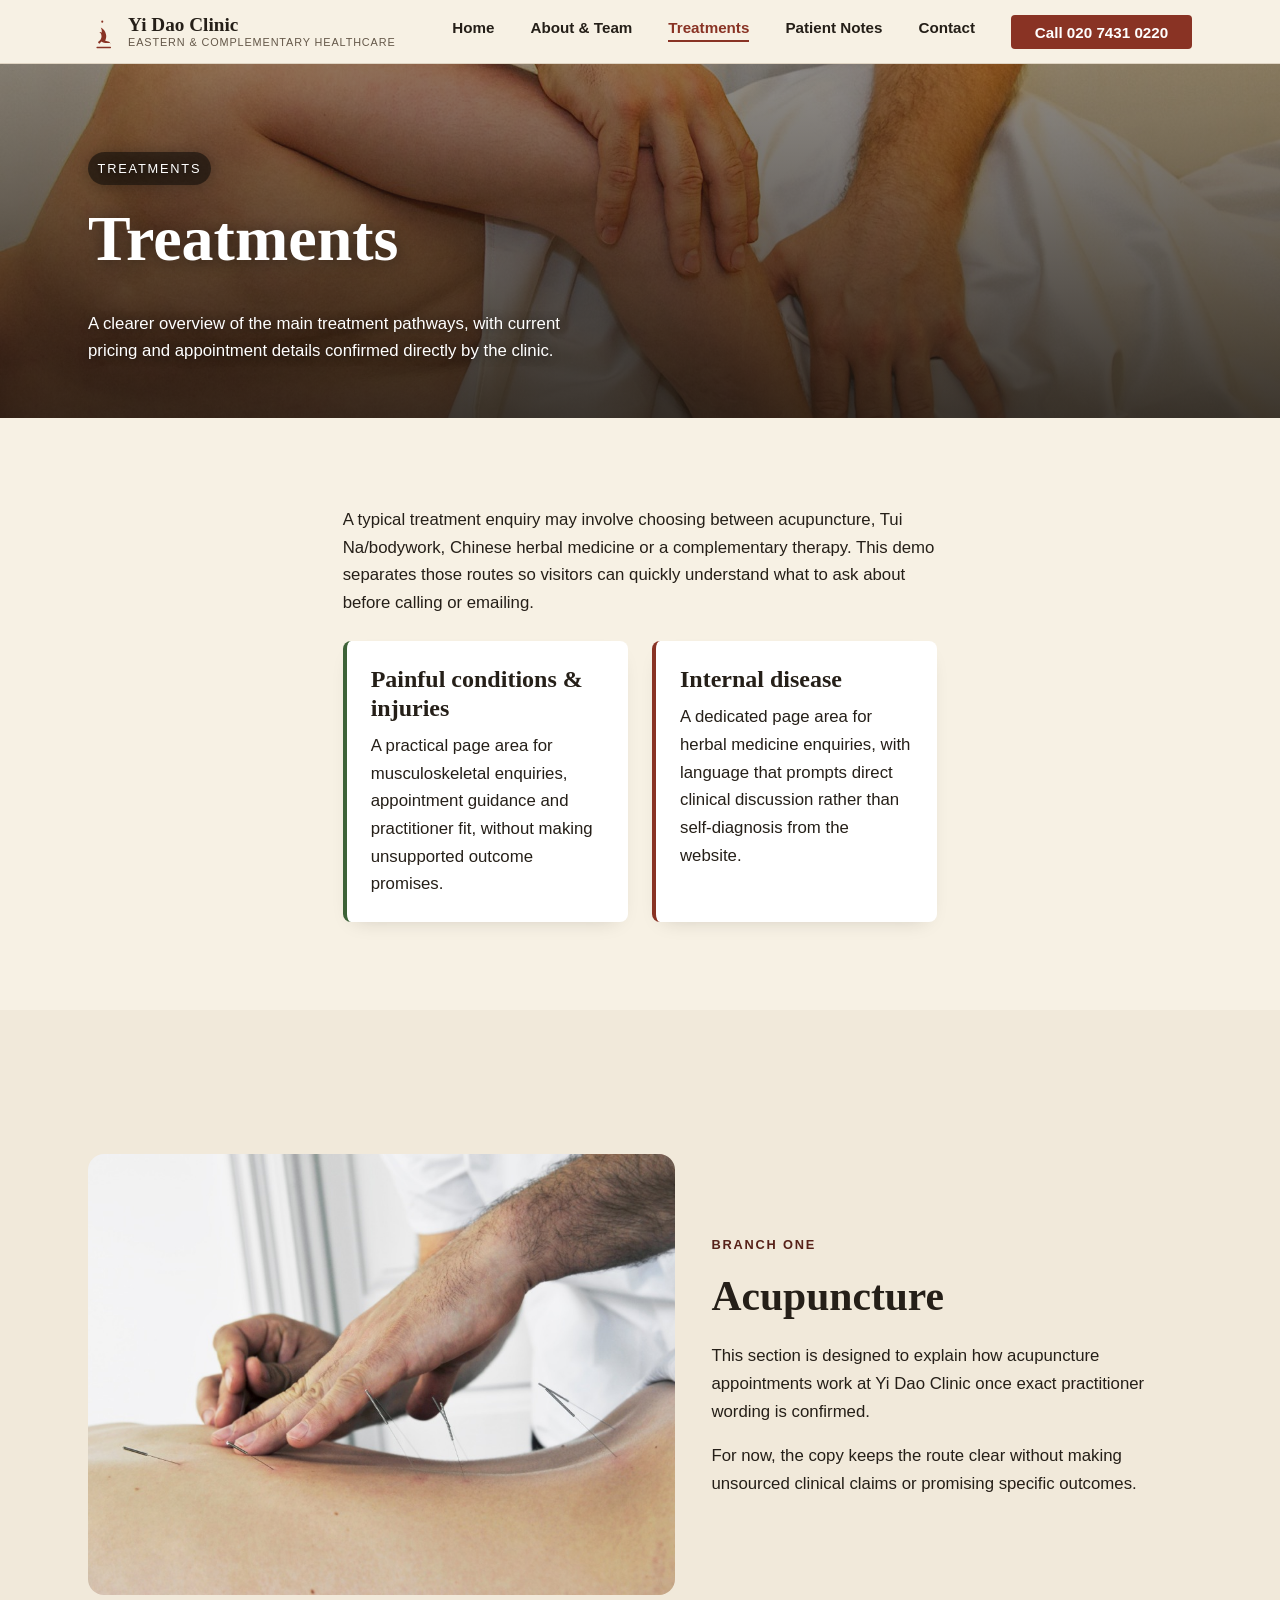
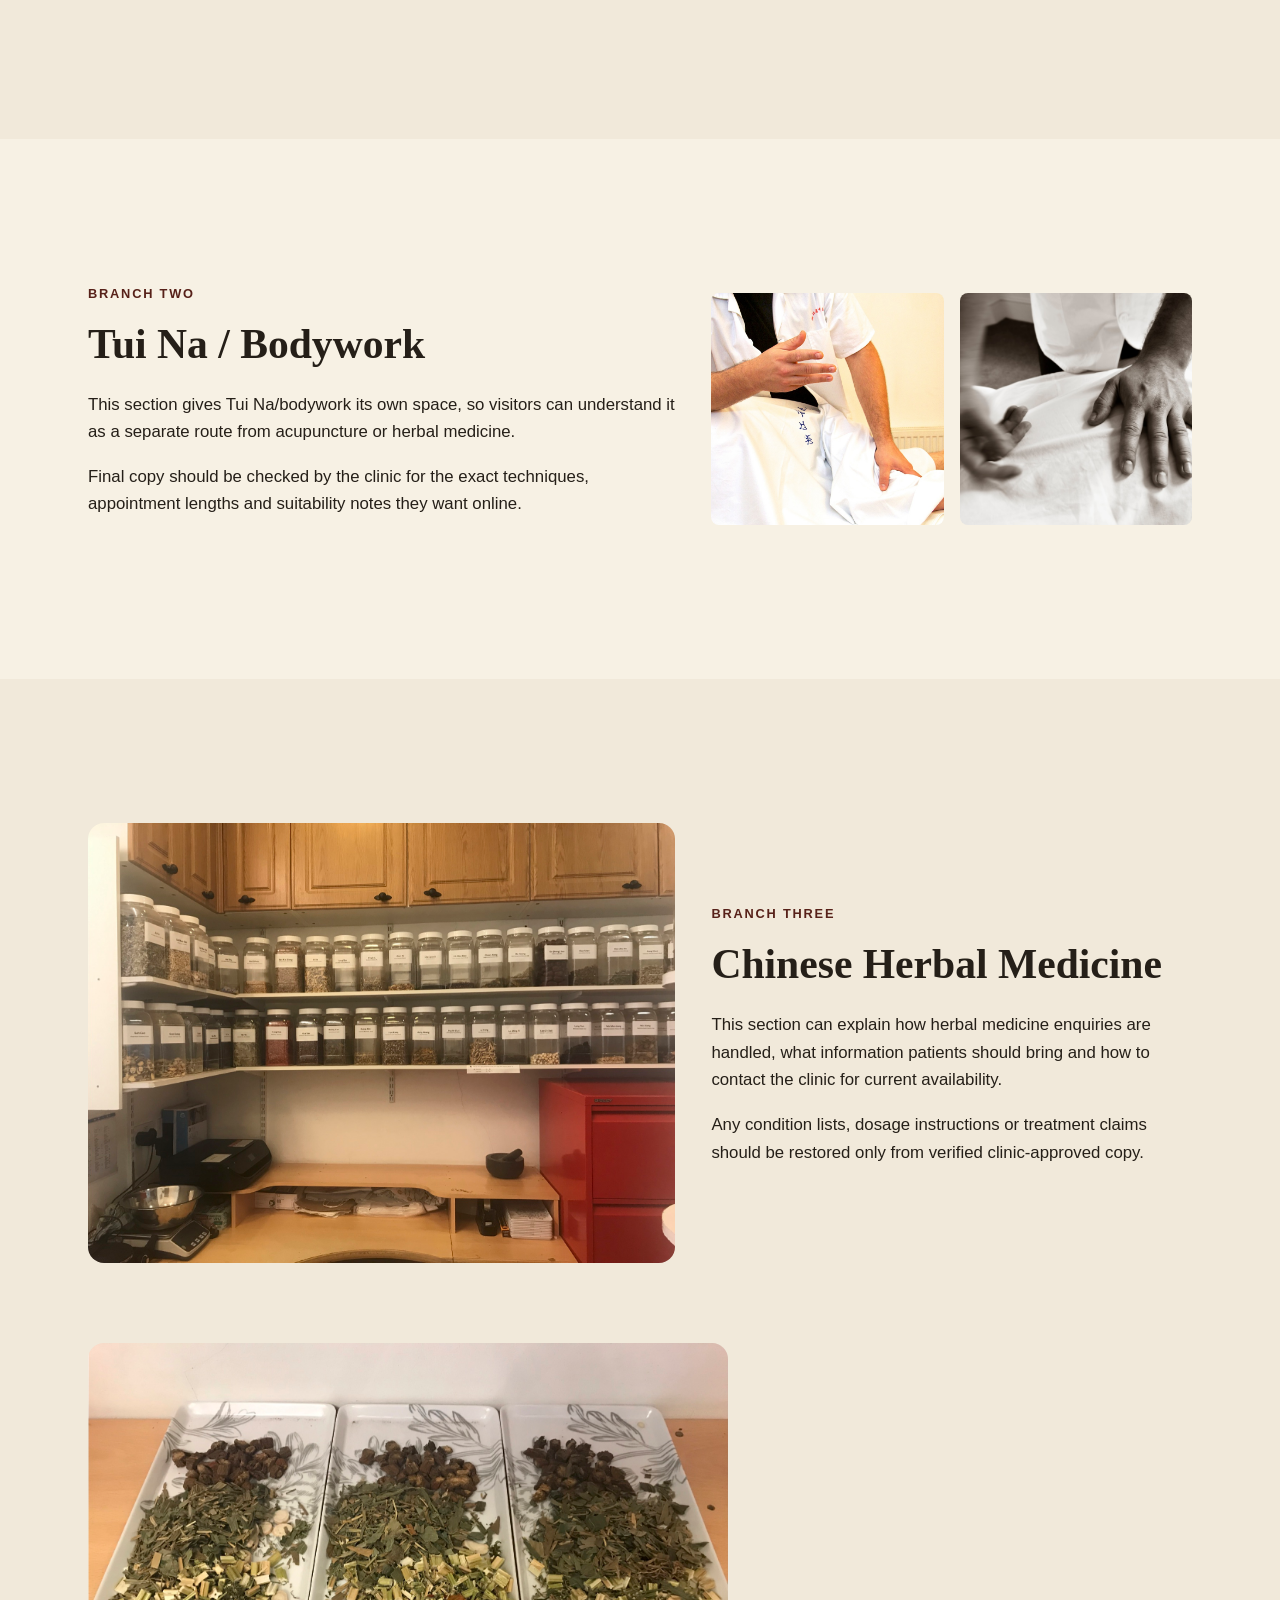
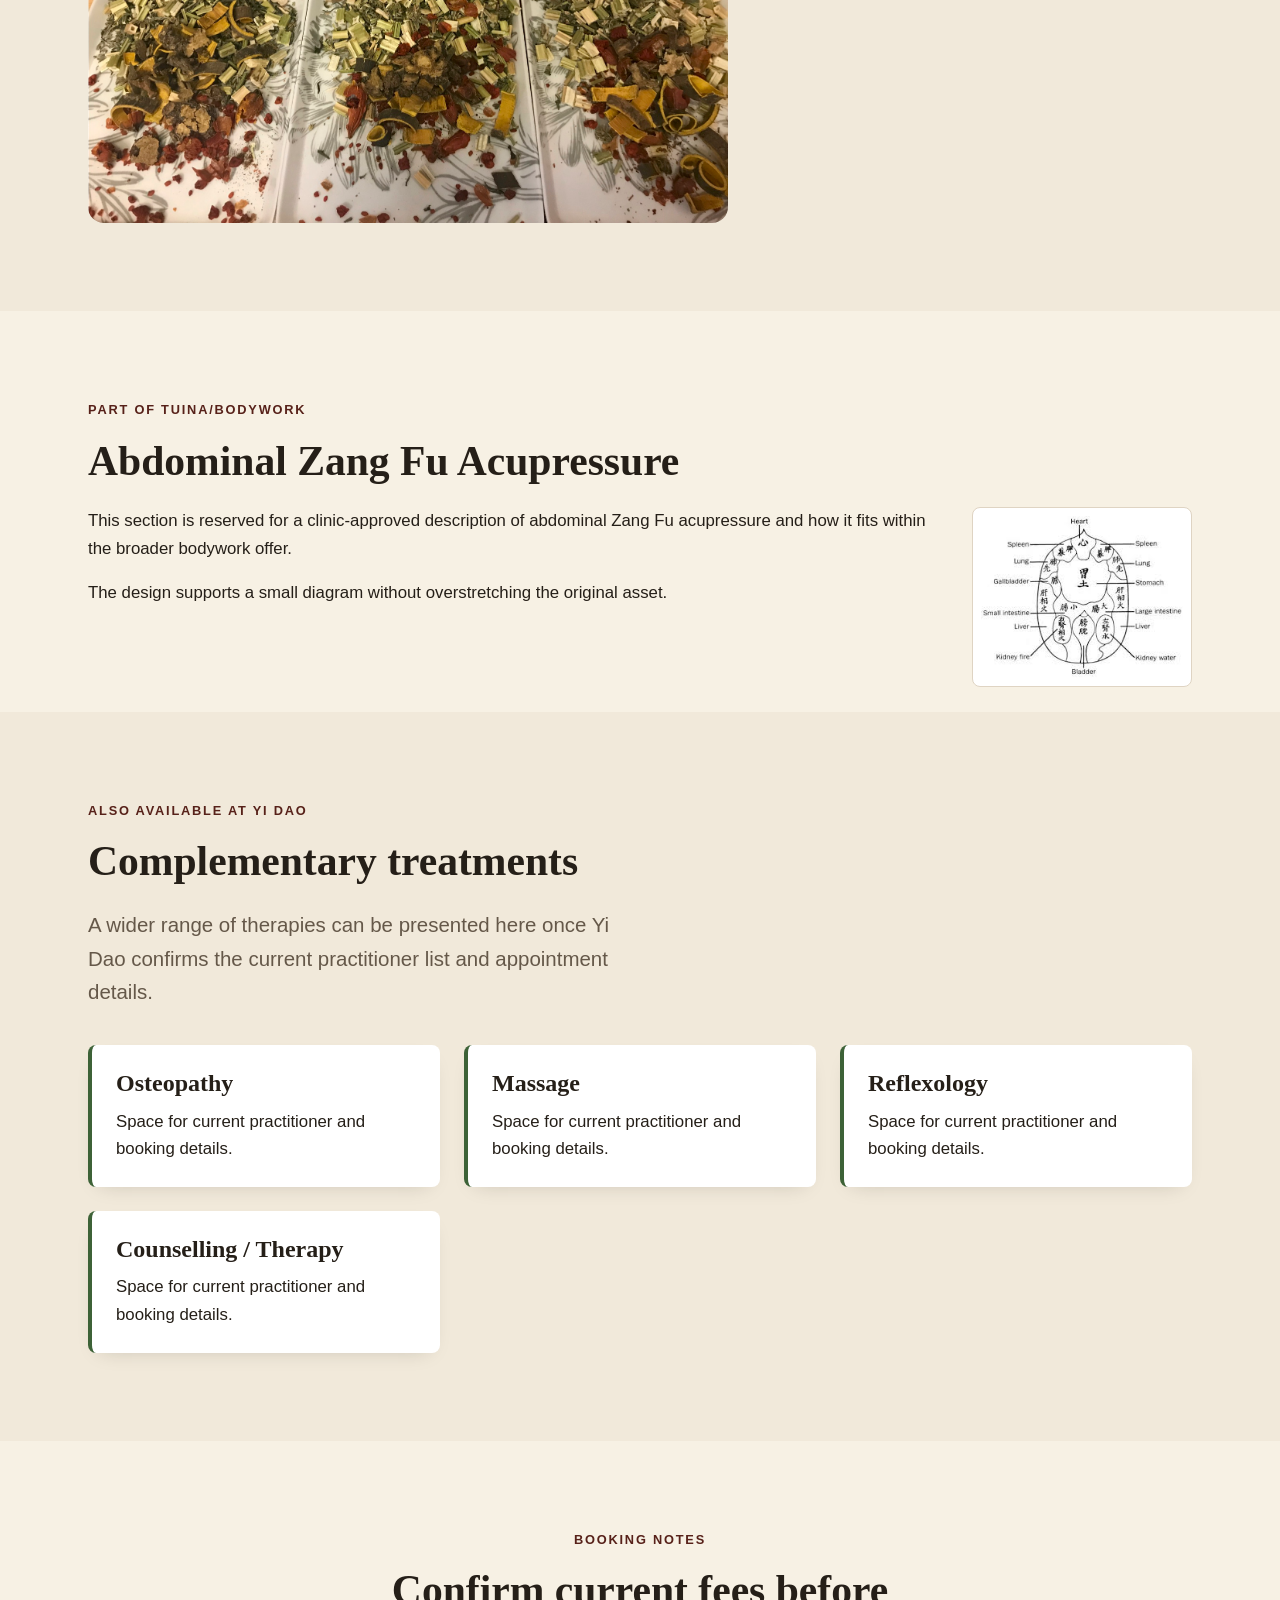
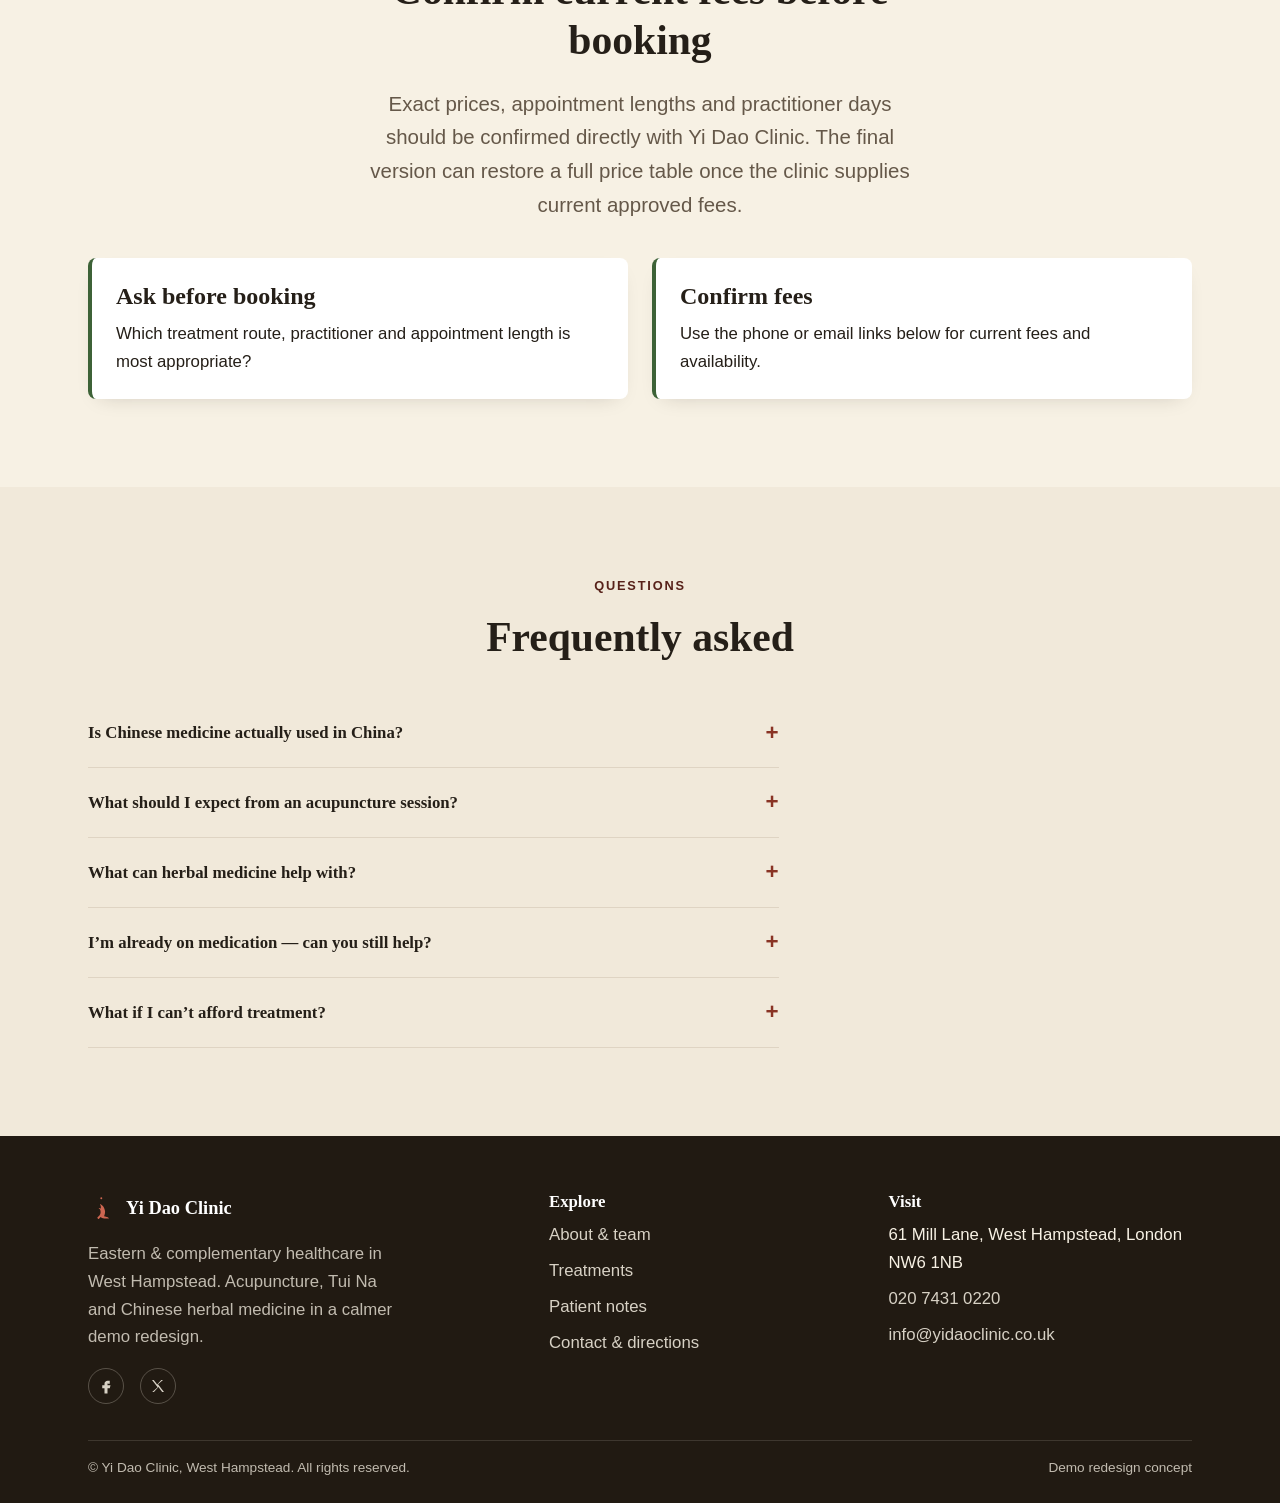
<file: treatments.html>
<!DOCTYPE html>
<html lang="en" class="no-js">
<head>
<meta charset="UTF-8">
<meta name="viewport" content="width=device-width, initial-scale=1">
<title>Treatments | Yi Dao Clinic, West Hampstead NW6</title>
<meta name="description" content="Treatment overview concept for Yi Dao Clinic, West Hampstead, with acupuncture, Tui Na, Chinese herbal medicine and complementary therapy pathways.">
<meta name="theme-color" content="#211A12">
<link rel="icon" type="image/svg+xml" href="assets/img/favicon.svg">
<link rel="canonical" href="treatments.html">
<link rel="stylesheet" href="assets/css/tokens.css">
<link rel="stylesheet" href="assets/css/main.css">
</head>
<body>
<a class="skip-link" href="#main">Skip to content</a>
<div class="scroll-progress" aria-hidden="true"><div class="scroll-progress__fill"></div></div>

<header class="site-header">
  <div class="container nav">
    <a class="nav__brand" href="index.html">
      <svg class="nav__brand-mark-svg" viewBox="0 0 40 46" fill="currentColor" aria-hidden="true">
        <path d="M30 40c0-2 -1-4 -3-4l-4-1c1-3 2-6 1-9 -1-4 -3-7 -7-9 1 2 2 5 1 7 -1-1 -2-1 -3-1 2 1 3 3 3 6 0 2 -1 4 -2 5l-2 2c-1 1 -1 1 0 2 1 1 1 1 2 0l2-2c1 1 3 2 5 2h7z"/>
        <circle cx="19" cy="9" r="1.4"/>
        <path d="M12 44h18" stroke="currentColor" stroke-width="1.8" stroke-linecap="round" fill="none"/>
      </svg>
      <span class="nav__brand-text">
        <span class="nav__brand-name">Yi Dao Clinic</span>
        <span class="nav__brand-sub">Eastern &amp; Complementary Healthcare</span>
      </span>
    </a>
    <button class="nav__toggle" aria-expanded="false" aria-controls="primary-nav" aria-label="Toggle menu">
      <span class="nav__toggle-icon"></span>
    </button>
    <ul class="nav__menu" id="primary-nav">
      <li><a href="index.html">Home</a></li>
      <li><a href="about.html">About &amp; Team</a></li>
      <li><a href="treatments.html" aria-current="page">Treatments</a></li>
      <li><a href="testimonials.html">Patient Notes</a></li>
      <li><a href="contact.html">Contact</a></li>
      <li class="nav__cta"><a class="btn btn--primary" href="tel:+442074310220">Call 020 7431 0220</a></li>
    </ul>
  </div>
</header>

<main id="main">

  <section class="page-banner">
    <div class="page-banner__media"><img src="assets/img/Tuinatwist.jpeg" width="1280" height="854" alt="A Tuina practitioner performing a bodywork stretch technique on a patient's back"></div>
    <div class="page-banner__scrim"></div>
    <div class="container page-banner__content">
      <span class="hero__eyebrow">Treatments</span>
      <h1>Treatments</h1>
      <p>A clearer overview of the main treatment pathways, with current pricing and appointment details confirmed directly by the clinic.</p>
    </div>
  </section>

  <section class="section">
    <div class="container" style="max-width: 74ch;" data-reveal>
      <p>A typical treatment enquiry may involve choosing between acupuncture, Tui Na/bodywork, Chinese herbal medicine or a complementary therapy. This demo separates those routes so visitors can quickly understand what to ask about before calling or emailing.</p>
      <div class="panel-grid" style="margin-top: var(--space-3);">
        <div class="panel">
          <h3>Painful conditions &amp; injuries</h3>
          <p>A practical page area for musculoskeletal enquiries, appointment guidance and practitioner fit, without making unsupported outcome promises.</p>
        </div>
        <div class="panel panel--cinnabar">
          <h3>Internal disease</h3>
          <p>A dedicated page area for herbal medicine enquiries, with language that prompts direct clinical discussion rather than self-diagnosis from the website.</p>
        </div>
      </div>
    </div>
  </section>

  <section class="section section--alt" id="acupuncture">
    <div class="container">
      <div class="treatment-block" data-reveal>
        <div class="treatment-block__media"><img src="assets/img/JPW2883_0707.jpeg" width="1022" height="680" alt="Acupuncture needles being placed along a patient's upper back" loading="lazy"></div>
        <div>
          <span class="eyebrow">Branch one</span>
          <h2>Acupuncture</h2>
          <p>This section is designed to explain how acupuncture appointments work at Yi Dao Clinic once exact practitioner wording is confirmed.</p>
          <p>For now, the copy keeps the route clear without making unsourced clinical claims or promising specific outcomes.</p>
        </div>
      </div>
    </div>
  </section>

  <section class="section" id="tuina">
    <div class="container">
      <div class="treatment-block" data-reveal>
        <div>
          <span class="eyebrow">Branch two</span>
          <h2>Tui Na / Bodywork</h2>
          <p>This section gives Tui Na/bodywork its own space, so visitors can understand it as a separate route from acupuncture or herbal medicine.</p>
          <p>Final copy should be checked by the clinic for the exact techniques, appointment lengths and suitability notes they want online.</p>
        </div>
        <div class="treatment-block__gallery">
          <img src="assets/img/elbowtui.jpeg" width="1280" height="854" alt="Tuina practitioner using an elbow technique on a patient's back" loading="lazy">
          <img src="assets/img/JPW2962_0775.jpeg" width="872" height="609" alt="Hand pressure technique being applied during a Tuina bodywork session" loading="lazy">
        </div>
      </div>
    </div>
  </section>

  <section class="section section--alt" id="herbal-medicine">
    <div class="container">
      <div class="treatment-block" data-reveal>
        <div class="treatment-block__media"><img src="assets/img/Dispensary-Pic.jpg" width="1753" height="1240" alt="Wall of labelled glass jars of Chinese herbs in the clinic's dispensary" loading="lazy"></div>
        <div>
          <span class="eyebrow">Branch three</span>
          <h2>Chinese Herbal Medicine</h2>
          <p>This section can explain how herbal medicine enquiries are handled, what information patients should bring and how to contact the clinic for current availability.</p>
          <p>Any condition lists, dosage instructions or treatment claims should be restored only from verified clinic-approved copy.</p>
        </div>
      </div>
      <div class="photo-frame" style="margin-top: var(--space-3); max-width: 640px;" data-reveal>
        <img src="assets/img/Herbs-being-wrapped.jpg" width="1753" height="1240" alt="Sorted piles of dried Chinese herbs being prepared into individual doses" loading="lazy">
      </div>
    </div>
  </section>

  <section class="section" id="abdominal-massage">
    <div class="container">
      <div data-reveal>
        <span class="eyebrow">Part of Tuina/bodywork</span>
        <h2>Abdominal Zang Fu Acupressure</h2>
        <img class="diagram-inline" src="assets/img/Abdominal-chart.jpg" width="251" height="201" alt="Diagram of the Zang Fu abdominal organ map used in Chinese medicine" loading="lazy">
        <p>This section is reserved for a clinic-approved description of abdominal Zang Fu acupressure and how it fits within the broader bodywork offer.</p>
        <p>The design supports a small diagram without overstretching the original asset.</p>
      </div>
    </div>
  </section>

  <section class="section section--alt" id="complementary">
    <div class="container">
      <div class="section-head" data-reveal>
        <span class="eyebrow">Also available at Yi Dao</span>
        <h2>Complementary treatments</h2>
        <p class="lead">A wider range of therapies can be presented here once Yi Dao confirms the current practitioner list and appointment details.</p>
      </div>
      <div class="panel-grid" data-reveal>
        <div class="panel"><h3>Osteopathy</h3><p>Space for current practitioner and booking details.</p></div>
        <div class="panel"><h3>Massage</h3><p>Space for current practitioner and booking details.</p></div>
        <div class="panel"><h3>Reflexology</h3><p>Space for current practitioner and booking details.</p></div>
        <div class="panel"><h3>Counselling / Therapy</h3><p>Space for current practitioner and booking details.</p></div>
      </div>
    </div>
  </section>

  <section class="section" id="prices">
    <div class="container">
      <div class="section-head section-head--center" data-reveal>
        <span class="eyebrow">Booking notes</span>
        <h2>Confirm current fees before booking</h2>
        <p class="lead">Exact prices, appointment lengths and practitioner days should be confirmed directly with Yi Dao Clinic. The final version can restore a full price table once the clinic supplies current approved fees.</p>
      </div>
      <div class="panel-grid" data-reveal>
        <div class="panel"><h3>Ask before booking</h3><p>Which treatment route, practitioner and appointment length is most appropriate?</p></div>
        <div class="panel"><h3>Confirm fees</h3><p>Use the phone or email links below for current fees and availability.</p></div>
      </div>
    </div>
  </section>

  <section class="section section--alt" id="faq">
    <div class="container">
      <div class="section-head section-head--center" data-reveal>
        <span class="eyebrow">Questions</span>
        <h2>Frequently asked</h2>
      </div>
      <div class="faq" data-reveal>
        <details>
          <summary>Is Chinese medicine actually used in China?</summary>
          <p class="faq__answer">Chinese medicine has a long clinical tradition, but this demo avoids unsourced statistics. The final site should use clinic-approved source text for any figures.</p>
        </details>
        <details>
          <summary>What should I expect from an acupuncture session?</summary>
          <p class="faq__answer">Contact the clinic to ask what to expect, which practitioner is available and whether acupuncture is suitable for your situation.</p>
        </details>
        <details>
          <summary>What can herbal medicine help with?</summary>
          <p class="faq__answer">Contact the clinic directly for current advice on herbal medicine consultations and suitability.</p>
        </details>
        <details>
          <summary>I&rsquo;m already on medication &mdash; can you still help?</summary>
          <p class="faq__answer">Tell the clinic about existing medication when you enquire, and follow advice from your registered medical practitioner.</p>
        </details>
        <details>
          <summary>What if I can&rsquo;t afford treatment?</summary>
          <p class="faq__answer">Ask the clinic directly about current fees, appointment options and any concessions.</p>
        </details>
      </div>
    </div>
  </section>

</main>

<footer class="site-footer">
  <div class="container">
    <div class="footer-grid">
      <div>
        <div class="footer-brand">
          <svg viewBox="0 0 40 46" fill="currentColor" aria-hidden="true"><path d="M30 40c0-2 -1-4 -3-4l-4-1c1-3 2-6 1-9 -1-4 -3-7 -7-9 1 2 2 5 1 7 -1-1 -2-1 -3-1 2 1 3 3 3 6 0 2 -1 4 -2 5l-2 2c-1 1 -1 1 0 2 1 1 1 1 2 0l2-2c1 1 3 2 5 2h7z"/><circle cx="19" cy="9" r="1.4"/></svg>
          <span>Yi Dao Clinic</span>
        </div>
        <p class="footer-tagline">Eastern &amp; complementary healthcare in West Hampstead. Acupuncture, Tui Na and Chinese herbal medicine in a calmer demo redesign.</p>
        <div class="footer-social">
          <a href="https://www.facebook.com/YiDaoClinic" target="_blank" rel="noopener" aria-label="Yi Dao Clinic on Facebook"><svg viewBox="0 0 24 24" fill="currentColor" aria-hidden="true"><path d="M14 9h3V5h-3c-2.2 0-4 1.8-4 4v2H7v4h3v7h4v-7h3l1-4h-4V9c0-.6.4-1 1-1Z"/></svg></a>
          <a href="https://twitter.com/YiDaoClinic" target="_blank" rel="noopener" aria-label="Yi Dao Clinic on Twitter/X"><svg viewBox="0 0 24 24" fill="currentColor" aria-hidden="true"><path d="M4 4l7.5 9.7L4.3 20H6.6l6-6.6 4.9 6.6H20l-8-10.3L18.7 4h-2.3l-5.5 6-4.6-6H4Z"/></svg></a>
        </div>
      </div>
      <div>
        <h3>Explore</h3>
        <ul>
          <li><a href="about.html">About &amp; team</a></li>
          <li><a href="treatments.html">Treatments</a></li>
          <li><a href="testimonials.html">Patient notes</a></li>
          <li><a href="contact.html">Contact &amp; directions</a></li>
        </ul>
      </div>
      <div>
        <h3>Visit</h3>
        <ul>
          <li>61 Mill Lane, West Hampstead, London NW6 1NB</li>
          <li><a href="tel:+442074310220">020 7431 0220</a></li>
          <li><a href="mailto:info@yidaoclinic.co.uk">info@yidaoclinic.co.uk</a></li>
        </ul>
      </div>
    </div>
    <div class="footer-bottom">
      <span>&copy; Yi Dao Clinic, West Hampstead. All rights reserved.</span>
      <span>Demo redesign concept</span>
    </div>
  </div>
</footer>

<script src="assets/js/main.js"></script>
</body>
</html>
</file>
<file: assets/css/tokens.css>
/* ==========================================================================
   Design tokens — Yi Dao Clinic, West Hampstead NW6
   Palette: "ink and cinnabar" — a near-black warm ink as the base voice, a
   deep cinnabar-seal red as the primary accent (drawn straight from the
   clinic's own wall calligraphy — the brushstroke "Yi Dao" chop is painted
   in exactly this family of red), and a muted jade/pine green as the
   secondary accent (the clinic's own crane logo is described in their real
   copy as "a Chinese symbol of health and longevity" — jade is the natural
   partner colour, not invented for this build). Warm rice-paper cream
   ties it together.

   Distinct from every other project in this portfolio, checked by hue
   against every --color-* token already in use across the workspace:
   - Reds/oranges 0–20° are crowded (je-sports-therapy orange #E4572E h14,
     flc-french vermillion #C4472B h11, osprey-clinic coral #C96F4A h17,
     wilhelminas terracotta #B15A3E h15, beauty-aesthetics rose h8). This
     build's cinnabar (#893324, h9) sits in the same family — thematically
     unavoidable, it is the clinic's actual logo colour — but is pushed
     much darker and less saturated (L .34 vs the .47–.58 of the others),
     reading as an aged ink-seal red rather than a bright orange-red. No
     other project combines it with jade.
   - Green 74–165° is also well covered (igophysio citron h76, casa-dei-
     bambini moss h94, nw3-chiropractic sage h129, lamats bottle h152,
     rowberry verdigris h159, osprey juniper h162). This build's jade sits
     at h112 — the one clear gap in that whole band — and is greyer/more
     muted than citron or moss, reading as jade stone rather than foliage.
   - No brass/gold accent is used at all (already heavily used by
     michael-kendrick-architects, lamats-vintage, stitches-tailoring,
     reichs-caterers, dental-perfection, beauty-aesthetics, london-
     chiropody, womens-acupuncture-clinic) — this build deliberately stays
     a clean two-accent system (cinnabar + jade) rather than adding a third
     warm metallic that would blur into that crowd.

   Contrast notes (computed against WCAG AA — 4.5:1 body text / 3:1 large
   text & UI — via the relative-luminance formula, not eyeballed):
   - --color-ink (#251F18) passes AA at every size on paper (14.49:1) and
     white surface (16.31:1).
   - --color-ink-soft (#655849) passes AA body text on paper (6.13:1) and
     white surface (6.90:1).
   - --color-cinnabar (#893324) passes AA body text on paper (7.28:1) and
     white surface (8.19:1) — safe for headings, links, buttons on light.
   - --color-cinnabar-deep (#572119) is even safer (11.40:1 on paper) —
     used for hover/pressed states and text-on-cinnabar-pale chips.
   - --color-cinnabar-light (#CD6651) is DECORATIVE / LARGE-GRAPHIC ONLY on
     --color-ink-deep — only 4.60:1 there, fine for large text/icons but
     not small body copy.
   - --color-jade (#3D6237) passes AA body text on paper (6.22:1) and
     white surface (7.00:1).
   - --color-jade-deep (#274224) is the extra-safe variant (9.87:1 on
     paper) for small text or dark chips.
   - --color-jade-light (#6A9F60) is the dark-surface counterpart — 5.52:1
     on --color-ink-deep, safe for small text/links on dark sections.
   ========================================================================== */

:root {
  /* ---- Colors: core ---- */
  --color-cinnabar: #893324;       /* primary accent — the clinic's own wall-calligraphy red */
  --color-cinnabar-deep: #572119;  /* hover/pressed, text-safe on any light surface */
  --color-cinnabar-light: #CD6651; /* decorative/large-graphic only on ink-deep — see note above */
  --color-cinnabar-pale: #F4DED7;  /* pale tint for chips/backgrounds — not for text */
  --color-jade: #3D6237;           /* secondary accent — jade, the crane's symbolic colour */
  --color-jade-deep: #274224;      /* extra-safe jade for small text on light backgrounds */
  --color-jade-light: #6A9F60;     /* dark-surface counterpart, safe on ink-deep */
  --color-jade-pale: #E3EDDE;      /* pale jade tint for chips/backgrounds — not for text */

  /* ---- Colors: neutrals ---- */
  --color-paper: #F7F1E4;          /* page background — warm rice-paper cream */
  --color-paper-dim: #F1E9DA;      /* secondary panel background */
  --color-surface: #FFFFFF;        /* card surface */
  --color-ink: #251F18;            /* body text — warm near-black ink */
  --color-ink-soft: #655849;       /* secondary text */
  --color-ink-deep: #211A12;       /* dark sections — hero scrim, footer */
  --color-line: #DFD4C3;           /* hairline borders — decorative only */
  --color-line-strong: #CEBCA1;
  --color-white: #FFFFFF;

  /* Computed hover-fill, derived live from --color-cinnabar rather than a
     separate hand-maintained token. */
  --hover-fill: color-mix(in oklch, var(--color-cinnabar) 78%, black);

  /* Semantic aliases */
  --color-bg: var(--color-paper);
  --color-text: var(--color-ink);
  --color-text-soft: var(--color-ink-soft);
  --color-primary: var(--color-cinnabar);
  --color-accent: var(--color-jade);
  --color-accent-2: var(--color-jade-deep);

  /* ---- Typography ----
     No CDN/webfont dependency (GitHub Pages, no build step): system-font
     stacks only. Display face leads with the CJK "Song"/Mincho serif
     families present on Mac/Windows/iOS — a genuine brush-serif register
     fitting for a clinic whose own wall art is Chinese calligraphy —
     falling back gracefully to a Western old-style serif elsewhere. */
  --font-display: "Songti SC", "STSong", "Hiragino Mincho ProN", "Yu Mincho", "Iowan Old Style", Georgia, "Times New Roman", serif;
  --font-body: -apple-system, BlinkMacSystemFont, "Segoe UI", Roboto, "Helvetica Neue", Arial, sans-serif;
  --font-sans: -apple-system, BlinkMacSystemFont, "Segoe UI", Roboto, "Helvetica Neue", Arial, sans-serif;

  --fs-h1: clamp(2.3rem, 4vw + 1rem, 4rem);
  --fs-h2: clamp(1.8rem, 2.4vw + 1rem, 2.6rem);
  --fs-h3: clamp(1.2rem, 1.1vw + 1rem, 1.5rem);
  --fs-lead: clamp(1.08rem, 0.7vw + 0.9rem, 1.28rem);
  --fs-body: 1.05rem;
  --fs-small: 0.875rem;
  --fs-eyebrow: 0.8rem;

  --lh-tight: 1.2;
  --lh-body: 1.65;

  /* ---- Spacing scale ---- */
  --space-1: 0.5rem;
  --space-2: 1rem;
  --space-3: 1.5rem;
  --space-4: 2.25rem;
  --space-5: 3.5rem;
  --space-6: 5.5rem;
  --space-7: 8rem;

  /* ---- Layout ---- */
  --container-width: 1200px;
  --container-pad: clamp(1.25rem, 4vw, 3rem);
  --radius-sm: 4px;
  --radius-md: 8px;
  --radius-lg: 16px;

  /* ---- Shadows (warm ink-toned) ---- */
  --shadow-card: 0 14px 32px -18px rgba(33, 26, 18, 0.32);
  --shadow-card-hover: 0 22px 44px -16px rgba(33, 26, 18, 0.4);
  --shadow-soft: 0 8px 20px -12px rgba(33, 26, 18, 0.22);

  /* ---- Motion ---- */
  --ease-out: cubic-bezier(0.22, 1, 0.36, 1);
  --ease-key: cubic-bezier(0.16, 0.84, 0.44, 1);
  --dur-fast: 220ms;
  --dur-med: 550ms;
  --dur-slow: 1100ms;

  /* Breakpoints (reference only, used in comments): 640 / 900 / 1200 */
}
</file>
<file: assets/css/main.css>
/* ==========================================================================
   Yi Dao Clinic — shared stylesheet
   Structure: reset, header/nav, buttons, hero, generic section rhythm,
   card grids (treatments, team — subgrid-aligned rows), gallery +
   native <dialog> lightbox, price tables (tabular-nums), FAQ
   (details/summary), footer, scroll-reveal, responsive rules.
   Page-specific one-off rules live inline in each page's <style> block.
   ========================================================================== */

/* ---- View transitions: native crossfade between pages ---- */
@view-transition {
  navigation: auto;
}

/* ---- Reset ---- */
*, *::before, *::after { box-sizing: border-box; }
html { scroll-behavior: smooth; }
@media (prefers-reduced-motion: reduce) {
  html { scroll-behavior: auto; }
  *, *::before, *::after {
    animation-duration: 0.001ms !important;
    animation-iteration-count: 1 !important;
    transition-duration: 0.001ms !important;
    scroll-behavior: auto !important;
  }
}
body {
  margin: 0;
  background: var(--color-bg);
  color: var(--color-text);
  font-family: var(--font-body);
  font-size: var(--fs-body);
  line-height: var(--lh-body);
  -webkit-font-smoothing: antialiased;
}
img { max-width: 100%; display: block; }
a { color: var(--color-primary); text-decoration-thickness: 1.5px; text-underline-offset: 2px; }
h1, h2, h3, h4 {
  font-family: var(--font-display);
  line-height: var(--lh-tight);
  margin: 0 0 0.5em;
  font-weight: 700;
}
h1 { font-size: var(--fs-h1); }
h2 { font-size: var(--fs-h2); }
h3 { font-size: var(--fs-h3); }
p { margin: 0 0 1em; }
.container {
  max-width: var(--container-width);
  margin-inline: auto;
  padding-inline: var(--container-pad);
}
.skip-link {
  position: absolute;
  left: -999px;
  top: 0;
  background: var(--color-ink-deep);
  color: var(--color-white);
  padding: 0.75em 1.25em;
  z-index: 200;
  border-radius: 0 0 var(--radius-sm) 0;
}
.skip-link:focus { left: 0; }

/* Any internally-scrolling element gets a thin, brand-tinted scrollbar */
.nav__menu, .table-scroll, .dialog-body {
  scrollbar-width: thin;
  scrollbar-color: var(--color-cinnabar) transparent;
}

/* ---- Scroll progress line ---- */
.scroll-progress {
  position: fixed;
  left: 0;
  top: 0;
  width: 3px;
  height: 100vh;
  z-index: 90;
  pointer-events: none;
}
.scroll-progress__fill {
  width: 100%;
  height: var(--progress, 0%);
  background: linear-gradient(in oklch to bottom, var(--color-cinnabar), var(--color-jade));
}

/* ---- Header / nav ---- */
.site-header {
  position: sticky;
  top: 0;
  z-index: 100;
  background: color-mix(in srgb, var(--color-paper) 92%, transparent);
  backdrop-filter: blur(8px);
  border-bottom: 1px solid var(--color-line);
}
.nav {
  display: flex;
  align-items: center;
  justify-content: space-between;
  gap: var(--space-3);
  padding-block: 0.9rem;
}
.nav__brand {
  display: flex;
  align-items: center;
  gap: 0.6em;
  text-decoration: none;
  color: var(--color-ink);
}
.nav__brand-mark-svg { width: 30px; height: 34px; color: var(--color-cinnabar); flex-shrink: 0; }
.nav__brand-text { display: flex; flex-direction: column; line-height: 1.15; }
.nav__brand-name { font-family: var(--font-display); font-weight: 700; font-size: 1.2rem; }
.nav__brand-sub { font-family: var(--font-sans); font-size: 0.68rem; letter-spacing: 0.08em; text-transform: uppercase; color: var(--color-ink-soft); }
.nav__menu {
  display: flex;
  gap: var(--space-4);
  list-style: none;
  margin: 0;
  padding: 0;
  font-family: var(--font-sans);
  font-weight: 600;
  font-size: 0.95rem;
}
.nav__menu a { color: var(--color-ink); text-decoration: none; padding-block: 0.25em; border-bottom: 2px solid transparent; }
.nav__menu a:hover, .nav__menu a[aria-current="page"] { color: var(--color-cinnabar); border-color: var(--color-cinnabar); }
.nav__cta { white-space: nowrap; }
/* .nav__menu a's element+class selector outranks .btn--primary's single
   class, so without this the CTA silently inherited dark ink text on its
   own cinnabar-red fill (1.99:1 — fails AA and is genuinely hard to read).
   Scope an override at higher specificity to restore the intended white. */
.nav__menu li.nav__cta a.btn--primary { color: var(--color-white); border-bottom: none; }
.nav__toggle {
  display: none;
  background: none;
  border: none;
  width: 42px;
  height: 42px;
  position: relative;
  cursor: pointer;
}
.nav__toggle-icon, .nav__toggle-icon::before, .nav__toggle-icon::after {
  position: absolute;
  left: 9px;
  right: 9px;
  height: 2px;
  background: var(--color-ink);
  transition: transform var(--dur-fast) var(--ease-out), opacity var(--dur-fast);
}
.nav__toggle-icon { top: 20px; }
.nav__toggle-icon::before { content: ""; top: -8px; }
.nav__toggle-icon::after { content: ""; top: 8px; }
.nav__toggle[aria-expanded="true"] .nav__toggle-icon { background: transparent; }
.nav__toggle[aria-expanded="true"] .nav__toggle-icon::before { transform: translateY(8px) rotate(45deg); }
.nav__toggle[aria-expanded="true"] .nav__toggle-icon::after { transform: translateY(-8px) rotate(-45deg); }

@media (max-width: 900px) {
  .nav__toggle { display: block; }
  .nav__menu {
    position: absolute;
    inset: 100% 0 auto 0;
    background: var(--color-paper);
    flex-direction: column;
    gap: 0;
    padding: var(--space-2) var(--container-pad) var(--space-3);
    border-bottom: 1px solid var(--color-line);
    display: none;
    max-height: 75vh;
    overflow-y: auto;
  }
  .nav__menu[data-open="true"] { display: flex; }
  .nav__menu a { display: block; padding-block: 0.7em; border-bottom: 1px solid var(--color-line); }
  .nav__cta { display: none; }
}

/* ---- Buttons ---- */
.btn {
  display: inline-flex;
  align-items: center;
  gap: 0.5em;
  font-family: var(--font-sans);
  font-weight: 700;
  font-size: 0.95rem;
  padding: 0.85em 1.5em;
  border-radius: var(--radius-sm);
  border: 1.5px solid transparent;
  cursor: pointer;
  text-decoration: none;
  transition: background var(--dur-fast) var(--ease-out), color var(--dur-fast), border-color var(--dur-fast), transform var(--dur-fast);
}
.btn--primary { background: var(--color-cinnabar); color: var(--color-white); }
.btn--primary:hover { background: var(--hover-fill); }
.btn--outline { background: transparent; border-color: currentColor; color: var(--color-ink); }
.btn--outline:hover { background: var(--color-ink); color: var(--color-white); border-color: var(--color-ink); }
.btn--on-dark { border-color: var(--color-white); color: var(--color-white); }
.btn--on-dark:hover { background: var(--color-white); color: var(--color-ink-deep); }
.btn--magnetic { will-change: transform; }

/* ---- Hero ---- */
.hero {
  position: relative;
  min-height: min(86vh, 780px);
  display: flex;
  align-items: flex-end;
  color: var(--color-white);
  overflow: hidden;
}
.hero__media { position: absolute; inset: 0; z-index: -2; }
.hero__media img { width: 100%; height: 100%; object-fit: cover; object-position: center 30%; }
.hero__scrim {
  position: absolute;
  inset: 0;
  z-index: -1;
  background: linear-gradient(in oklch to top, rgba(33,26,18,0.92), rgba(33,26,18,0.55) 55%, rgba(33,26,18,0.25));
}
.hero__content { padding-block: var(--space-6) var(--space-5); max-width: 44rem; }
.hero__eyebrow {
  font-family: var(--font-sans);
  text-transform: uppercase;
  letter-spacing: 0.14em;
  font-size: var(--fs-eyebrow);
  color: var(--color-white);
  margin-bottom: var(--space-2);
  display: inline-block;
  width: fit-content;
  padding: 0.45em 0.75em;
  border-radius: 999px;
  background: rgba(20, 16, 11, 0.58);
  box-shadow: 0 1px 16px rgba(0, 0, 0, 0.28);
  text-shadow: 0 1px 8px rgba(0, 0, 0, 0.72);
}
.hero__content h1 { text-shadow: 0 2px 18px rgba(0,0,0,0.45); }
.hero__lead { font-size: var(--fs-lead); text-shadow: 0 1px 12px rgba(0,0,0,0.5); max-width: 40ch; }
.hero__actions { display: flex; flex-wrap: wrap; gap: var(--space-2); margin-top: var(--space-3); }

.page-banner {
  position: relative;
  color: var(--color-white);
  overflow: hidden;
}
.page-banner__media { position: absolute; inset: 0; z-index: -2; }
.page-banner__media img { width: 100%; height: 100%; object-fit: cover; }
.page-banner__scrim { position: absolute; inset: 0; z-index: -1; background: linear-gradient(in oklch to top, rgba(33,26,18,0.88), rgba(33,26,18,0.5)); }
.page-banner__content { padding-block: var(--space-6) var(--space-4); }
.page-banner__content .hero__eyebrow { background: rgba(20, 16, 11, 0.68); }
.page-banner__content h1 { text-shadow: 0 2px 16px rgba(0,0,0,0.45); }
.page-banner__content p { text-shadow: 0 1px 10px rgba(0,0,0,0.5); max-width: 52ch; }

/* ---- Sections ---- */
.section { padding-block: var(--space-6); }
.section--alt { background: var(--color-paper-dim); }
.section--dark { background: var(--color-ink-deep); color: var(--color-paper); }
.section--dark h2, .section--dark h3 { color: var(--color-white); }
.section--dark .eyebrow { color: var(--color-cinnabar-light); }
.section-head { max-width: 60ch; margin-bottom: var(--space-4); }
.section-head--center { margin-inline: auto; text-align: center; }
.eyebrow {
  font-family: var(--font-sans);
  text-transform: uppercase;
  letter-spacing: 0.14em;
  font-size: var(--fs-eyebrow);
  color: var(--color-cinnabar-deep);
  display: block;
  margin-bottom: var(--space-2);
  font-weight: 700;
}
.lead { font-size: var(--fs-lead); color: var(--color-ink-soft); }

/* ---- Scroll reveal ---- */
[data-reveal] {
  opacity: 0;
  transform: translateY(24px);
  transition: opacity var(--dur-slow) var(--ease-out), transform var(--dur-slow) var(--ease-out);
  transition-delay: var(--reveal-delay, 0ms);
}
[data-reveal].is-visible { opacity: 1; transform: translateY(0); }
@supports (animation-timeline: view()) {
  [data-reveal-progressive] {
    opacity: 1;
    transform: none;
    animation: reveal-in linear both;
    animation-timeline: view();
    animation-range: entry 0% cover 30%;
  }
}
@keyframes reveal-in {
  from { opacity: 0; transform: translateY(24px); }
  to { opacity: 1; transform: translateY(0); }
}

/* ---- Cards: shared lift pattern (hover parent, animate a child) ---- */
.card {
  background: var(--color-surface);
  border-radius: var(--radius-lg);
  overflow: hidden;
  box-shadow: var(--shadow-card);
  transition: box-shadow var(--dur-fast) var(--ease-out);
}
.card:hover { box-shadow: var(--shadow-card-hover); }
.card__lift { transition: transform var(--dur-med) var(--ease-out); }
.card:hover .card__lift { transform: translateY(-6px); }

/* ---- Treatment pillar cards ---- */
.pillar-grid {
  display: grid;
  grid-template-columns: repeat(auto-fit, minmax(230px, 1fr));
  gap: var(--space-3);
}
@supports (grid-template-rows: subgrid) {
  .pillar-grid { grid-template-rows: repeat(4, auto); }
  .pillar-card { grid-template-rows: subgrid; grid-row: span 4; }
}
.pillar-card {
  display: grid;
  padding: var(--space-3);
  border: 1px solid var(--color-line);
  border-radius: var(--radius-lg);
  background: var(--color-surface);
  text-decoration: none;
  color: var(--color-ink);
  transition: border-color var(--dur-fast), box-shadow var(--dur-fast);
}
.pillar-card:hover { border-color: var(--color-cinnabar); box-shadow: var(--shadow-card); }
.pillar-card__icon { width: 44px; height: 44px; color: var(--color-cinnabar); margin-bottom: var(--space-2); }
.pillar-card h3 { margin-bottom: 0.35em; }
.pillar-card p { color: var(--color-ink-soft); font-size: 0.95rem; margin-bottom: var(--space-2); }
.pillar-card__link { font-family: var(--font-sans); font-weight: 700; font-size: 0.88rem; color: var(--color-cinnabar-deep); align-self: end; }

/* ---- Complementary treatment chip list ---- */
.chip-list { display: flex; flex-wrap: wrap; gap: var(--space-2); list-style: none; margin: 0; padding: 0; }
.chip-list a, .chip-list span {
  display: inline-block;
  padding: 0.55em 1.1em;
  border-radius: 999px;
  background: var(--color-jade-pale);
  color: var(--color-jade-deep);
  font-family: var(--font-sans);
  font-weight: 600;
  font-size: 0.88rem;
  text-decoration: none;
}
.chip-list a:hover { background: var(--color-jade); color: var(--color-white); }

/* ---- Team grid (subgrid-aligned rows) ---- */
.team-grid {
  display: grid;
  grid-template-columns: repeat(auto-fit, minmax(240px, 320px));
  justify-content: center;
  gap: var(--space-4);
}
@supports (grid-template-rows: subgrid) {
  .team-grid { grid-template-rows: repeat(4, auto); }
  .team-card { grid-template-rows: subgrid; grid-row: span 4; }
}
.team-card { display: grid; }
.team-card__photo {
  aspect-ratio: 4 / 5;
  height: auto;
  overflow: hidden;
  border-radius: var(--radius-lg);
  background: var(--color-jade-pale);
}
.team-card__photo img { width: 100%; height: 100%; object-fit: cover; object-position: top center; }
.team-card__photo--initials {
  display: flex;
  align-items: center;
  justify-content: center;
  font-family: var(--font-display);
  font-size: 2.6rem;
  color: var(--color-jade-deep);
  background: var(--color-jade-pale);
}
.team-card__name { margin-top: var(--space-2); margin-bottom: 0.1em; }
.team-card__role { font-family: var(--font-sans); font-weight: 700; font-size: 0.82rem; text-transform: uppercase; letter-spacing: 0.05em; color: var(--color-cinnabar-deep); margin-bottom: var(--space-2); }
.team-card__bio { font-size: 0.94rem; color: var(--color-ink-soft); }

/* Founder cards — larger, side by side */
.founder-grid { display: grid; grid-template-columns: repeat(auto-fit, minmax(320px, 1fr)); gap: var(--space-4); }
.founder-card { display: grid; grid-template-columns: minmax(160px, 220px) 1fr; gap: var(--space-3); align-items: start; }
.founder-card__photo { aspect-ratio: 4 / 5; height: auto; overflow: hidden; border-radius: var(--radius-lg); }
.founder-card__photo img { width: 100%; height: 100%; object-fit: cover; }
.founder-card__role { font-family: var(--font-sans); font-weight: 700; font-size: 0.85rem; text-transform: uppercase; letter-spacing: 0.05em; color: var(--color-cinnabar-deep); margin-bottom: var(--space-2); }
.founder-card__bio p { font-size: 0.96rem; }
@media (max-width: 560px) {
  .founder-card { grid-template-columns: 1fr; }
  .founder-card__photo { max-width: 220px; }
}

/* ---- Treatment detail sections ---- */
.treatment-block {
  display: grid;
  grid-template-columns: 1.1fr 0.9fr;
  gap: var(--space-4);
  align-items: center;
  padding-block: var(--space-5);
}
.treatment-block:nth-of-type(even) .treatment-block__media { order: 2; }
.treatment-block__media { border-radius: var(--radius-lg); overflow: hidden; }
.treatment-block__media img { width: 100%; height: auto; aspect-ratio: 4 / 3; object-fit: cover; }
.treatment-block__media--tall img { aspect-ratio: 3 / 4; }
.treatment-block__gallery { display: grid; grid-template-columns: 1fr 1fr; gap: var(--space-2); }
.treatment-block__gallery img { width: 100%; height: auto; aspect-ratio: 1 / 1; object-fit: cover; border-radius: var(--radius-md); }
.treatment-block + .treatment-block { border-top: 1px solid var(--color-line); }
@media (max-width: 780px) {
  .treatment-block, .treatment-block:nth-of-type(even) .treatment-block__media { grid-template-columns: 1fr; order: initial; }
}

/* ---- Diagram inline (small, native-resolution, never stretched) ---- */
.diagram-inline {
  max-width: 220px;
  height: auto;
  border-radius: var(--radius-md);
  border: 1px solid var(--color-line);
  float: right;
  margin: 0 0 var(--space-2) var(--space-3);
  background: var(--color-white);
  padding: var(--space-1);
}
@media (max-width: 560px) { .diagram-inline { float: none; margin-inline: auto; } }

/* ---- Info panels (who-it's-for) ---- */
.panel-grid { display: grid; grid-template-columns: repeat(auto-fit, minmax(280px, 1fr)); gap: var(--space-3); }
.panel {
  background: var(--color-surface);
  border-left: 4px solid var(--color-jade);
  border-radius: var(--radius-md);
  padding: var(--space-3);
  box-shadow: var(--shadow-soft);
}
.panel--cinnabar { border-left-color: var(--color-cinnabar); }
.panel h3 { margin-bottom: 0.4em; }
.panel p:last-child { margin-bottom: 0; }

/* ---- Stat strip ---- */
.stat-strip { display: grid; grid-template-columns: repeat(auto-fit, minmax(160px, 1fr)); gap: var(--space-3); text-align: center; }
.stat-strip__num { font-family: var(--font-display); font-size: clamp(1.8rem, 3vw, 2.6rem); color: var(--color-cinnabar-light); display: block; }
.stat-strip__label { font-family: var(--font-sans); font-size: 0.85rem; text-transform: uppercase; letter-spacing: 0.06em; color: var(--color-paper); opacity: 0.85; }

/* ---- Testimonials — :has() sibling-focus dims non-hovered cards ---- */
.testimonial-grid {
  display: grid;
  grid-template-columns: repeat(auto-fit, minmax(280px, 1fr));
  gap: var(--space-3);
}
.testimonial-grid:has(.testimonial:hover) .testimonial:not(:hover) {
  filter: blur(1.5px);
  opacity: 0.65;
}
.testimonial {
  background: var(--color-surface);
  border-radius: var(--radius-lg);
  padding: var(--space-3);
  box-shadow: var(--shadow-soft);
  transition: transform var(--dur-fast) var(--ease-out), filter var(--dur-fast), opacity var(--dur-fast);
  display: flex;
  flex-direction: column;
}
.testimonial:hover { transform: translateY(-4px); }
.testimonial__mark { font-family: var(--font-display); font-size: 2.4rem; line-height: 1; color: var(--color-cinnabar-light); }
.testimonial__quote { flex: 1; font-size: 0.98rem; }
.testimonial__attrib { font-family: var(--font-sans); font-weight: 700; font-size: 0.85rem; color: var(--color-jade-deep); }

/* ---- Price tables ---- */
.price-group { margin-bottom: var(--space-3); border: 1px solid var(--color-line); border-radius: var(--radius-md); overflow: hidden; }
.price-group summary {
  cursor: pointer;
  list-style: none;
  display: flex;
  justify-content: space-between;
  align-items: center;
  gap: var(--space-2);
  padding: var(--space-2) var(--space-3);
  background: var(--color-paper-dim);
  font-family: var(--font-display);
  font-weight: 700;
  font-size: 1.05rem;
}
.price-group summary::-webkit-details-marker { display: none; }
.price-group summary .price-group__note { font-family: var(--font-sans); font-weight: 400; font-size: 0.82rem; color: var(--color-ink-soft); }
.price-group summary::after {
  content: "+";
  font-size: 1.5rem;
  color: var(--color-cinnabar);
  flex-shrink: 0;
  transition: transform var(--dur-fast) var(--ease-out);
}
.price-group[open] summary::after { transform: rotate(45deg); }
.price-group__body { padding: var(--space-2) var(--space-3) var(--space-3); }
.price-group__body > p:first-child { color: var(--color-ink-soft); font-size: 0.92rem; }
.table-scroll { overflow-x: auto; }
.price-table {
  width: 100%;
  border-collapse: collapse;
  font-family: var(--font-sans);
  font-variant-numeric: tabular-nums;
}
.price-table th, .price-table td { text-align: left; padding: 0.65em 0.5em; border-bottom: 1px solid var(--color-line); }
.price-table th { font-size: 0.78rem; text-transform: uppercase; letter-spacing: 0.05em; color: var(--color-ink-soft); }
.price-table td:last-child, .price-table th:last-child { text-align: right; white-space: nowrap; font-weight: 700; color: var(--color-cinnabar-deep); }
.price-table tr:last-child td { border-bottom: none; }

/* ---- FAQ — native details/summary ---- */
.faq { max-width: 74ch; }
.faq details { border-bottom: 1px solid var(--color-line); padding-block: var(--space-2); }
.faq summary {
  cursor: pointer;
  font-family: var(--font-display);
  font-weight: 700;
  font-size: 1.05rem;
  list-style: none;
  display: flex;
  justify-content: space-between;
  align-items: center;
  gap: var(--space-2);
}
.faq summary::-webkit-details-marker { display: none; }
.faq summary::after {
  content: "+";
  font-family: var(--font-sans);
  font-size: 1.4rem;
  color: var(--color-cinnabar);
  flex-shrink: 0;
  transition: transform var(--dur-fast) var(--ease-out);
}
.faq details[open] summary::after { transform: rotate(45deg); }
.faq__answer { color: var(--color-ink-soft); margin-top: var(--space-2); margin-bottom: 0; }

/* ---- Gallery + native <dialog> lightbox ---- */
.gallery { display: grid; grid-template-columns: repeat(auto-fit, minmax(160px, 1fr)); gap: var(--space-2); }
.gallery__item {
  border: none;
  padding: 0;
  cursor: zoom-in;
  border-radius: var(--radius-md);
  overflow: hidden;
  aspect-ratio: 4 / 3;
  height: auto;
  background: var(--color-paper-dim);
}
.gallery__item img { width: 100%; height: 100%; object-fit: cover; transition: transform var(--dur-med) var(--ease-out); }
.gallery__item:hover img { transform: scale(1.06); }
html:has(dialog[open]) { overflow: hidden; }
.lightbox { border: none; padding: 0; max-width: min(92vw, 1000px); background: transparent; }
.lightbox::backdrop { background: rgba(20, 16, 11, 0.86); }
.lightbox__frame { position: relative; }
.lightbox img { width: 100%; height: auto; max-height: 85vh; object-fit: contain; border-radius: var(--radius-md); }
.lightbox__caption { color: var(--color-paper); font-size: 0.9rem; text-align: center; margin-top: var(--space-2); }
.lightbox__close {
  position: absolute;
  top: -14px;
  right: -14px;
  width: 38px;
  height: 38px;
  border-radius: 50%;
  border: none;
  background: var(--color-cinnabar);
  color: var(--color-white);
  font-size: 1.3rem;
  cursor: pointer;
  box-shadow: var(--shadow-soft);
}

/* ---- Quick-contact dialog ---- */
.quick-contact { border: none; border-radius: var(--radius-lg); padding: 0; max-width: 440px; width: min(92vw, 440px); box-shadow: var(--shadow-card-hover); }
.quick-contact::backdrop { background: rgba(20, 16, 11, 0.6); backdrop-filter: blur(2px); }
.dialog-body { padding: var(--space-4); position: relative; }
.quick-contact__close {
  position: absolute; top: var(--space-2); right: var(--space-2);
  background: none; border: none; font-size: 1.6rem; line-height: 1;
  cursor: pointer; color: var(--color-ink-soft); width: 36px; height: 36px;
}
.quick-contact__actions { display: flex; flex-direction: column; gap: var(--space-2); margin-block: var(--space-3); }

/* ---- Photo strip ---- */
.photo-strip { display: grid; grid-template-columns: repeat(auto-fit, minmax(220px, 1fr)); gap: var(--space-2); }
.photo-frame { aspect-ratio: 4 / 3; height: auto; overflow: hidden; border-radius: var(--radius-lg); background: var(--color-paper-dim); }
.photo-frame img { width: 100%; height: 100%; object-fit: cover; }

/* ---- College callout ---- */
.callout {
  background: var(--color-ink-deep);
  color: var(--color-paper);
  border-radius: var(--radius-lg);
  padding: var(--space-4);
  display: grid;
  grid-template-columns: auto 1fr;
  gap: var(--space-3);
  align-items: center;
}
.callout__icon { width: 48px; height: 48px; color: var(--color-jade-light); flex-shrink: 0; }
.callout h3 { color: var(--color-white); }
.callout p { color: color-mix(in srgb, var(--color-paper) 85%, transparent); margin-bottom: var(--space-2); }
.callout a { color: var(--color-cinnabar-light); font-weight: 700; }
@media (max-width: 560px) { .callout { grid-template-columns: 1fr; text-align: center; } .callout__icon { margin-inline: auto; } }

/* ---- Directions / contact detail lists ---- */
.detail-list { list-style: none; margin: 0; padding: 0; }
.detail-list li { display: flex; gap: var(--space-2); padding-block: var(--space-1); border-bottom: 1px solid var(--color-line); }
.detail-list li:last-child { border-bottom: none; }
.detail-list__icon { width: 22px; height: 22px; color: var(--color-cinnabar); flex-shrink: 0; margin-top: 0.15em; }
.detail-list address { font-style: normal; }

/* ---- Footer ---- */
.site-footer { background: var(--color-ink-deep); color: var(--color-paper); padding-block: var(--space-5) var(--space-3); }
.footer-grid { display: grid; grid-template-columns: 1.4fr 1fr 1fr; gap: var(--space-4); }
.footer-grid h3 { color: var(--color-white); font-size: 1.05rem; }
.footer-grid a { color: var(--color-paper); opacity: 0.85; text-decoration: none; }
.footer-grid a:hover { opacity: 1; color: var(--color-cinnabar-light); }
.footer-grid ul { list-style: none; margin: 0; padding: 0; display: flex; flex-direction: column; gap: 0.5em; }
.footer-brand { display: flex; align-items: center; gap: 0.6em; margin-bottom: var(--space-2); }
.footer-brand svg { width: 28px; height: 32px; color: var(--color-cinnabar-light); }
.footer-brand span { font-family: var(--font-display); font-weight: 700; font-size: 1.15rem; color: var(--color-white); }
.footer-tagline { opacity: 0.75; max-width: 34ch; }
.footer-social { display: flex; gap: var(--space-2); margin-top: var(--space-2); }
.footer-social a { border: 1px solid color-mix(in srgb, var(--color-paper) 30%, transparent); width: 36px; height: 36px; border-radius: 50%; display: flex; align-items: center; justify-content: center; }
.footer-social svg { width: 18px; height: 18px; }
.footer-bottom { border-top: 1px solid color-mix(in srgb, var(--color-paper) 18%, transparent); margin-top: var(--space-4); padding-top: var(--space-2); display: flex; justify-content: space-between; flex-wrap: wrap; gap: var(--space-2); font-size: 0.85rem; opacity: 0.75; }
@media (max-width: 780px) { .footer-grid { grid-template-columns: 1fr 1fr; } .footer-grid > div:first-child { grid-column: 1 / -1; } }
@media (max-width: 480px) { .footer-grid { grid-template-columns: 1fr; } }

/* ---- Utility ---- */
.text-center { text-align: center; }
.mt-0 { margin-top: 0; }
.visually-hidden { position: absolute; width: 1px; height: 1px; padding: 0; margin: -1px; overflow: hidden; clip: rect(0,0,0,0); white-space: nowrap; border: 0; }
</file>
